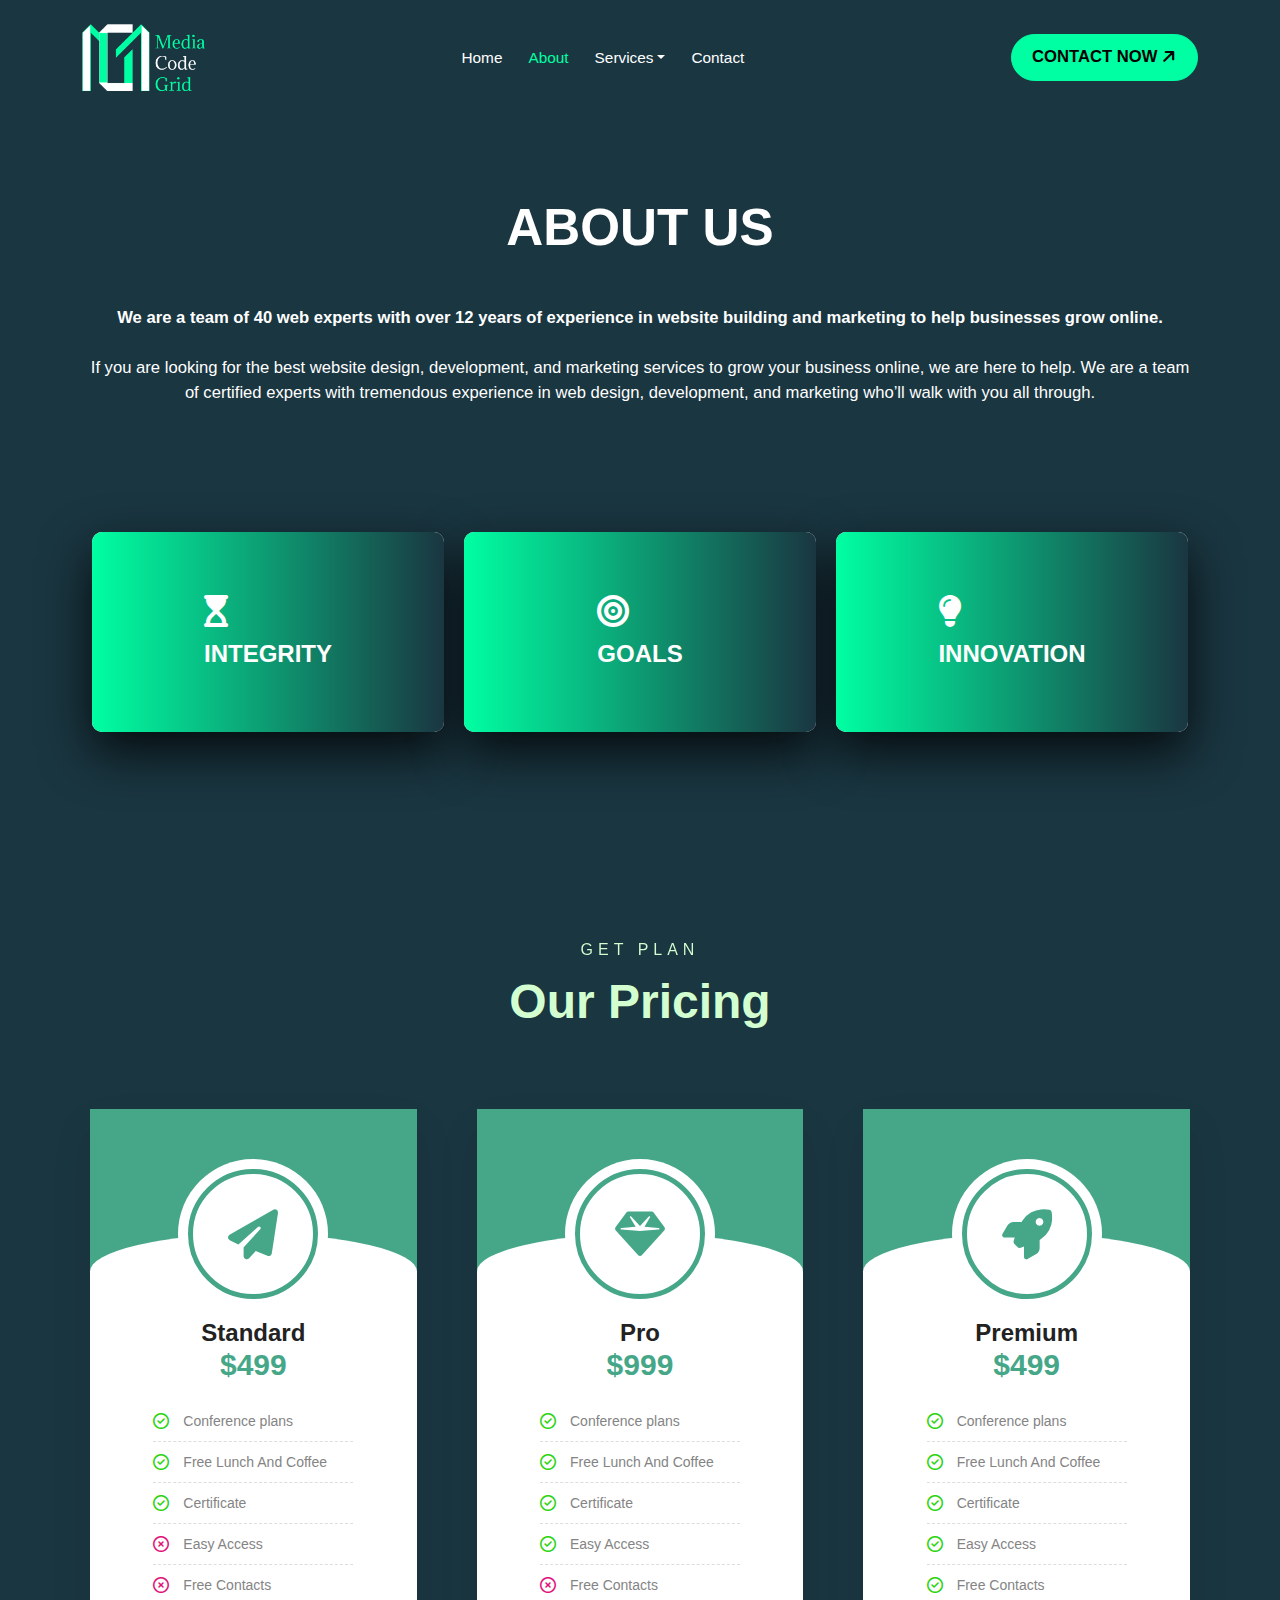
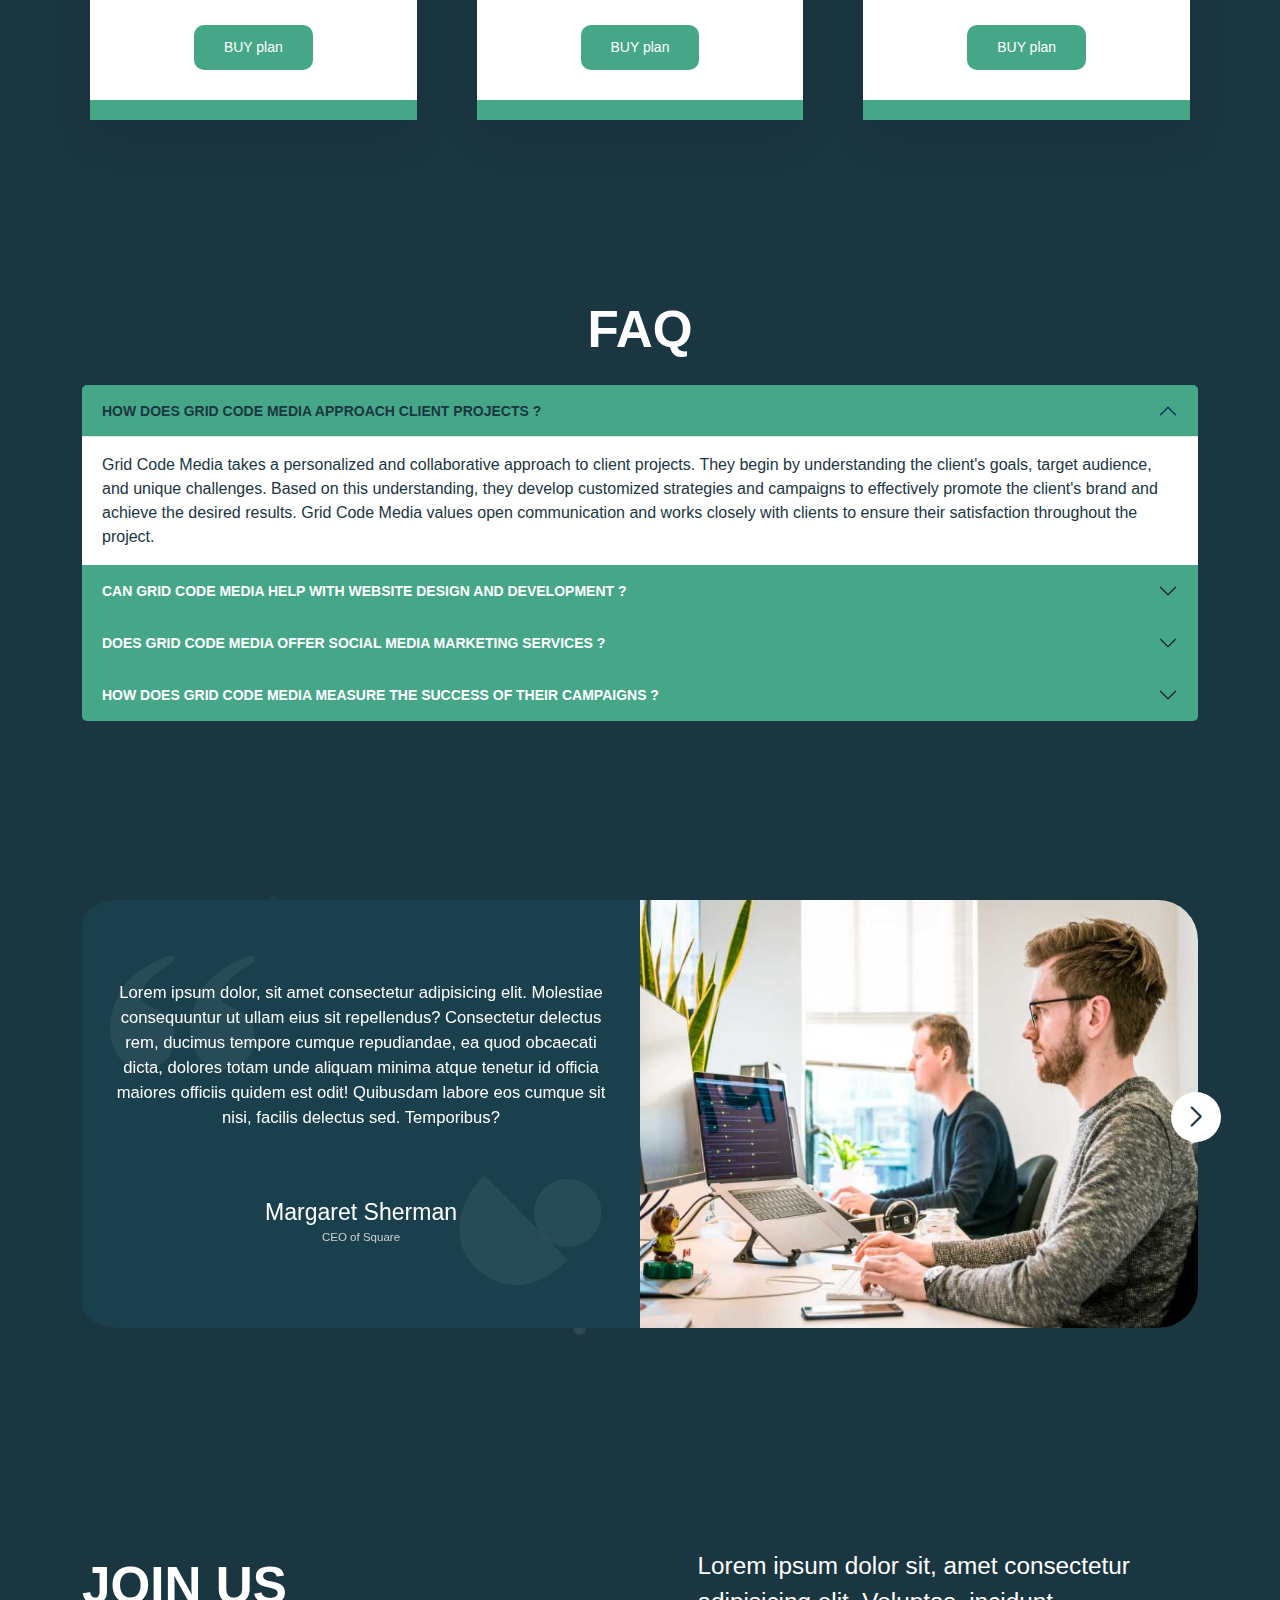
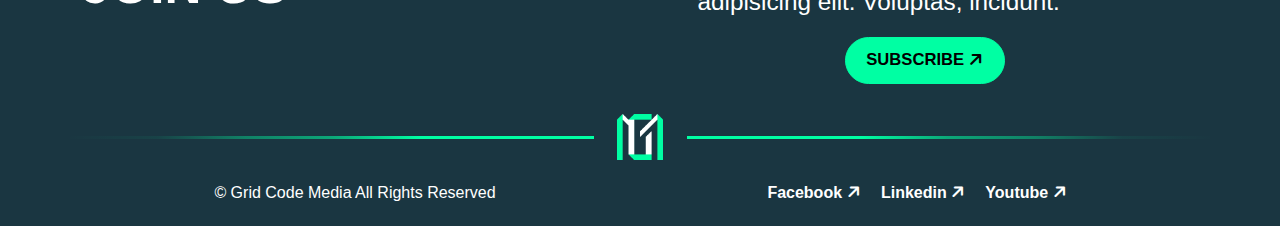
<file: about.html>
<!DOCTYPE html>
<html lang="en">

<head>
    <meta charset="UTF-8">
    <meta name="viewport" content="width=device-width, initial-scale=1.0">

    <link rel="icon" type="image/x-icon" href="./assets/images/Group-8.png">
    <title>Web Development</title>

    <!-- bootstrap stylesheet -->
    <link href="https://cdn.jsdelivr.net/npm/bootstrap@5.3.0/dist/css/bootstrap.min.css" rel="stylesheet"
        integrity="sha384-9ndCyUaIbzAi2FUVXJi0CjmCapSmO7SnpJef0486qhLnuZ2cdeRhO02iuK6FUUVM" crossorigin="anonymous">

    <!-- fontawasome stylesheet -->
    <link rel="stylesheet" href="https://cdnjs.cloudflare.com/ajax/libs/font-awesome/6.4.0/css/all.min.css"
        integrity="sha512-iecdLmaskl7CVkqkXNQ/ZH/XLlvWZOJyj7Yy7tcenmpD1ypASozpmT/E0iPtmFIB46ZmdtAc9eNBvH0H/ZpiBw=="
        crossorigin="anonymous" referrerpolicy="no-referrer" />

    <!-- Link Swiper's CSS -->
    <link rel="stylesheet" href="https://cdn.jsdelivr.net/npm/swiper@9/swiper-bundle.min.css" />

    <link rel="stylesheet" href="./css/style.css">
    <link rel="stylesheet" href="./css/nstyle.css">
    <link rel="stylesheet" href="./css/pstyle.css">
</head>

<body>
    <header class="position-absolute top-0 end-0 pt-3">
        <nav class="navbar navbar-expand-lg">
            <div class="container">
                <a href="index.html" class="headerlogo-link"><img src="assets/images/Group-9-1.png" alt=""
                        class="img-fluid gcm-logo"></a>
                <button class="navbar-toggler" type="button" data-bs-toggle="collapse" data-bs-target="#navbarNav"
                    aria-controls="navbarNav" aria-expanded="false" aria-label="Toggle navigation">
                    <span class="navbar-toggler-icon"></span>
                </button>
                <div class="collapse navbar-collapse justify-content-center" id="navbarNav">
                    <ul class="navbar-nav">
                        <li class="nav-item">
                            <a class="nav-link " aria-current="page" href="./index.html">Home</a>
                        </li>
                        <li class="nav-item">
                            <a class="nav-link active" href="./about.html">About</a>
                        </li>
                        <li class="nav-item main-menu-dropdown">
                            <a class="nav-link dropdown-toggle" href="./services.html">Services</a>
                            <ul class="dropdown-menu">
                                <li class="nav-item sub-menu-dropdown">
                                    <a class="nav-link dropdown-toggle" href="./web-development.html">Web
                                        Development</a>
                                    <ul class="dropdown-sub-menu">
                                        <li class="nav-item">
                                            <a class="nav-link" href="./portfolio.html">Portfolio Websites</a>
                                        </li>
                                        <li class="nav-item">
                                            <a class="nav-link" href="./e-commerce.html">E-Commerce Websites</a>
                                        </li>
                                        <li class="nav-item">
                                            <a class="nav-link" href="./informational.html">Informational Websites</a>
                                        </li>
                                        <li class="nav-item pb-0 mb-0">
                                            <a class="nav-link" href="./social-networking.html">Social Networking
                                                Websites</a>
                                        </li>
                                        <li class="nav-item pb-0 mb-0">
                                            <a class="nav-link" href="./educational.html">Educational Websites</a>
                                        </li>
                                        <li class="nav-item pb-0 mb-0">
                                            <a class="nav-link" href="./personal-websites.html">Personal Websites</a>
                                        </li>
                                        <li class="nav-item pb-0 mb-0">
                                            <a class="nav-link" href="./web-application.html">Web Application</a>
                                        </li>
                                    </ul>
                                </li>
                                <li class="nav-item">
                                    <a class="nav-link" href="./digital-marketing.html">Digital Marketing</a>
                                </li>
                                <li class="nav-item">
                                    <a class="nav-link" href="./content-writing.html">Content Writing</a>
                                </li>
                                <li class="nav-item pb-0 mb-0">
                                    <a class="nav-link" href="./ui-ux-design.html">UI/UX Design</a>
                                </li>
                            </ul>
                        </li>
                        <li class="nav-item">
                            <a class="nav-link" href="./contact.html">Contact</a>
                        </li>
                    </ul>
                </div>
                <a href="tel:+971561507102" class="header-contact-button">
                    <button class="gcm-btn text-uppercase ">Contact now
                        <i class="fa-solid fa-arrow-right fa-rotate-by"></i>
                    </button>
                </a>
            </div>
        </nav>
    </header>


    <section class="about-section-main">
        <div class="container-fluid pt-1">
            <div class="container mt-3">
                <div class="row">
                    <div class="col-sm-12">
                        <h1 class="sections-main-heading text-center mb-5">ABOUT US</h1>
                    </div>
                    <div class="col-sm-12">
                        <p class="text-font text-center">
                            <b>We are a team of 40 web experts with over 12 years of experience in website building and
                                marketing to help businesses grow online.</b><br><br>

                            If you are looking for the best website design, development, and marketing services to grow
                            your business online, we are here to help. We are a team of certified experts with
                            tremendous experience in web design, development, and marketing who’ll walk with you all
                            through.
                        </p>
                    </div>

                    <div class="container-2 d-flex justify-content-between flex-wrap ">
                        <div class="card col-sm-4 d-flex justify-content-center">
                            <div class="face face1 card-1-face-1">
                                <div class="content">
                                    <i class="fa-solid fa-hourglass-start text-white fa-2x"></i>
                                    <h3 class="fw-bold">Integrity</h3>
                                </div>
                            </div>
                            <div class="face face2">
                                <div class="content">
                                    <p>We believe in transparency and open communication. We are dedicated to providing
                                        clear and honest information about our services, pricing, and policies.</p>
                                    <button class="btn">Read More</button>
                                </div>
                            </div>
                        </div>
                        <div class="card col-sm-4 d-flex justify-content-center">
                            <div class="face face1 card-1-face-2">
                                <div class="content">
                                    <i class="fa-solid fa-bullseye text-white fa-2x fa-icons"></i>
                                    <h3 class="fw-bold">Goals</h3>
                                </div>
                            </div>
                            <div class="face face2">
                                <div class="content">
                                    <p>We are committed to leveraging technology and innovative solutions to achieve
                                        objectives.</p>
                                    <button class="btn">Read More</button>
                                </div>
                            </div>
                        </div>
                        <div class="card col-sm-4 d-flex justify-content-center">
                            <div class="face face1 card-1-face-3">
                                <div class="content">
                                    <i class="fa-solid fa-lightbulb text-white fa-2x"></i>
                                    <h3 class="fw-bold">Innovation</h3>
                                </div>
                            </div>
                            <div class="face face2">
                                <div class="content">
                                    <p> We believe that innovation holds the key to transforming education and unlocking
                                        new possibilities for learners and educators. </p>
                                    <button class="btn">Read More</button>
                                </div>
                            </div>
                        </div>
                    </div>

                </div>
            </div>
        </div>

    </section>


    <!-- pricing section -->

    <section class="section-pricing">
        <section class="pricing-section">
            <div class="container">
                <div class="sec-title text-center">
                    <span class="title">Get plan</span>
                    <h2>Our Pricing</h2>
                </div>

                <div class="outer-box">
                    <div class="row">
                        <!-- Pricing Block -->
                        <div class="pricing-block col-lg-4 col-md-6 col-sm-12 wow fadeInUp">
                            <div class="inner-box">
                                <div class="icon-box">
                                    <div class="icon-outer"><i class="fas fa-paper-plane"></i></div>
                                </div>
                                <div class="price-box">
                                    <div class="title"> Standard</div>
                                    <h4 class="price">$499</h4>
                                </div>
                                <ul class="features">
                                    <li class="true">Conference plans</li>
                                    <li class="true">Free Lunch And Coffee</li>
                                    <li class="true">Certificate</li>
                                    <li class="false">Easy Access</li>
                                    <li class="false">Free Contacts</li>
                                </ul>
                                <div class="btn-box">
                                    <a href="https://codepen.io/anupkumar92" class="theme-btn">BUY plan</a>
                                </div>
                            </div>
                        </div>

                        <!-- Pricing Block -->
                        <div class="pricing-block col-lg-4 col-md-6 col-sm-12 wow fadeInUp" data-wow-delay="400ms">
                            <div class="inner-box">
                                <div class="icon-box">
                                    <div class="icon-outer"><i class="fas fa-gem"></i></div>
                                </div>
                                <div class="price-box">
                                    <div class="title">Pro</div>
                                    <h4 class="price">$999</h4>
                                </div>
                                <ul class="features">
                                    <li class="true">Conference plans</li>
                                    <li class="true">Free Lunch And Coffee</li>
                                    <li class="true">Certificate</li>
                                    <li class="true">Easy Access</li>
                                    <li class="false">Free Contacts</li>
                                </ul>
                                <div class="btn-box">
                                    <a href="https://codepen.io/anupkumar92" class="theme-btn">BUY plan</a>
                                </div>
                            </div>
                        </div>

                        <!-- Pricing Block -->
                        <div class="pricing-block col-lg-4 col-md-6 col-sm-12 wow fadeInUp" data-wow-delay="800ms">
                            <div class="inner-box">
                                <div class="icon-box">
                                    <div class="icon-outer"><i class="fas fa-rocket"></i></div>
                                </div>
                                <div class="price-box">
                                    <div class="title">Premium</div>
                                    <h4 class="price">$499</h4>
                                </div>
                                <ul class="features">
                                    <li class="true">Conference plans</li>
                                    <li class="true">Free Lunch And Coffee</li>
                                    <li class="true">Certificate</li>
                                    <li class="true">Easy Access</li>
                                    <li class="true">Free Contacts</li>
                                </ul>
                                <div class="btn-box">
                                    <a href="https://codepen.io/anupkumar92" class="theme-btn">BUY plan</a>
                                </div>
                            </div>
                        </div>
                    </div>
                </div>
            </div>
        </section>
    </section>



    <!-- FAQ -->

    <section class="section-faq">
        <div class="container-fluid pt-1">
            <div class="container mt-5">
                <div class="row">
                    <div class="col-sm-12">
                        <p class="text-center sections-main-heading">FAQ</p>
                    </div>
                    <div class="accordion" id="accordionExample">
                        <div class="accordion-item">
                            <h2 class="accordion-header" id="headingOne">
                                <button class="accordion-button" type="button" data-bs-toggle="collapse"
                                    data-bs-target="#collapseOne" aria-expanded="true" aria-controls="collapseOne">
                                    How does Grid Code Media approach client projects ?
                                </button>
                            </h2>
                            <div id="collapseOne" class="accordion-collapse collapse show" aria-labelledby="headingOne"
                                data-bs-parent="#accordionExample">
                                <div class="accordion-body">
                                    Grid Code Media takes a personalized and collaborative approach to client projects.
                                    They begin by understanding the client's goals, target audience, and unique
                                    challenges. Based on this understanding, they develop customized strategies and
                                    campaigns to effectively promote the client's brand and achieve the desired results.
                                    Grid Code Media values open communication and works closely with clients to ensure
                                    their satisfaction throughout the project.
                                </div>
                            </div>
                        </div>
                        <div class="accordion-item">
                            <h2 class="accordion-header" id="headingTwo">
                                <button class="accordion-button collapsed" type="button" data-bs-toggle="collapse"
                                    data-bs-target="#collapseTwo" aria-expanded="false" aria-controls="collapseTwo">
                                    Can Grid Code Media help with website design and development ?
                                </button>
                            </h2>
                            <div id="collapseTwo" class="accordion-collapse collapse" aria-labelledby="headingTwo"
                                data-bs-parent="#accordionExample">
                                <div class="accordion-body">
                                    Yes, Grid Code Media provides website design and development services. They can
                                    create modern, user-friendly, and responsive websites that align with the client's
                                    branding and business objectives. They have expertise in various platforms and
                                    technologies to build websites tailored to the client's needs.
                                </div>
                            </div>
                        </div>
                        <div class="accordion-item">
                            <h2 class="accordion-header" id="headingThree">
                                <button class="accordion-button collapsed" type="button" data-bs-toggle="collapse"
                                    data-bs-target="#collapseThree" aria-expanded="false" aria-controls="collapseThree">
                                    Does Grid Code Media offer social media marketing services ?
                                </button>
                            </h2>
                            <div id="collapseThree" class="accordion-collapse collapse" aria-labelledby="headingThree"
                                data-bs-parent="#accordionExample">
                                <div class="accordion-body">
                                    Yes, Grid Code Media offers social media marketing services. They can help clients
                                    leverage popular social media platforms such as Facebook, Instagram, Twitter,
                                    LinkedIn, and YouTube to reach and engage their target audience. They develop
                                    effective social media strategies, create compelling content, manage social media
                                    advertising campaigns, and analyze performance to optimize results
                                </div>
                            </div>
                        </div>
                        <div class="accordion-item">
                            <h2 class="accordion-header" id="headingThree">
                                <button class="accordion-button collapsed" type="button" data-bs-toggle="collapse"
                                    data-bs-target="#collapseFour" aria-expanded="false" aria-controls="collapseThree">
                                    How does Grid Code Media measure the success of their campaigns ?
                                </button>
                            </h2>
                            <div id="collapseFour" class="accordion-collapse collapse" aria-labelledby="headingFour"
                                data-bs-parent="#accordionExample">
                                <div class="accordion-body">
                                    Grid Code Media uses various analytics tools and metrics to measure the success of
                                    their campaigns. They track key performance indicators (KPIs) such as website
                                    traffic, conversions, click-through rates, engagement metrics, and more. By
                                    analyzing these data points, they can evaluate the effectiveness of their strategies
                                    and make data-driven adjustments to optimize campaign performance.
                                </div>
                            </div>
                        </div>
                    </div>
                </div>

            </div>
        </div>
    </section>




    <!-- =======testimonial section ====== -->

    <section class="testimonial-section">
        <div class="container  ">
            <div class="row">
                <div class="col-sm-12  d-flex flex-wrap  position-relative">
                    <div class="col-sm-6 testimonial-slider-container testimonial-slider-content swiper mySwiperslide">


                        <svg class="dbl-qoute-testimonial" version="1.0" xmlns="http://www.w3.org/2000/svg"
                            viewBox="0 0 2000.000000 1500.000000" preserveAspectRatio="xMidYMid meet">

                            <g transform="translate(0.000000,1500.000000) scale(0.100000,-0.100000)" fill="#ffffff10"
                                stroke="none">
                                <path d="M8495 13965 c-820 -138 -2412 -930 -3630 -1805 -940 -675 -1494
                                        -1230 -2020 -2025 -1170 -1766 -1740 -4004 -1484 -5825 140 -995 498 -1839
                                        1085 -2555 271 -331 723 -680 1184 -914 585 -298 1196 -436 1845 -418 243 7
                                        418 26 635 69 625 124 1200 399 1670 797 543 462 926 1074 1103 1766 126 490
                                        145 948 71 1745 -58 639 -190 1070 -443 1456 -386 591 -1015 1055 -2111 1559
                                        -305 141 -434 204 -600 298 -515 290 -800 579 -892 902 -19 67 -23 102 -22
                                        220 1 118 5 155 28 239 112 413 411 843 1175 1686 232 256 258 282 406 406
                                        354 295 635 493 1368 964 586 376 798 531 968 706 80 83 154 189 183 264 42
                                        107 38 227 -12 334 -56 120 -112 147 -306 145 -67 -1 -157 -7 -201 -14z" />
                                <path d="M18205 13930 c-742 -67 -2352 -836 -3629 -1732 -1026 -720 -1596
                                        -1283 -2151 -2123 -836 -1266 -1363 -2748 -1511 -4250 -21 -217 -30 -860 -15
                                        -1092 76 -1170 445 -2174 1096 -2983 135 -167 193 -228 339 -357 528 -463
                                        1096 -763 1739 -918 937 -226 1945 -81 2768 396 595 345 1057 829 1363 1429
                                        280 549 410 1190 376 1853 -35 693 -80 1047 -175 1377 -214 746 -726 1315
                                        -1665 1855 -182 105 -469 250 -730 369 -668 306 -1003 513 -1256 777 -124 131
                                        -206 264 -254 414 -31 99 -39 290 -16 406 83 413 373 849 1104 1664 276 307
                                        387 417 572 566 311 252 593 451 1113 785 664 427 843 550 1028 710 283 244
                                        379 455 305 667 -44 124 -97 169 -223 187 -37 5 -75 9 -83 8 -8 0 -51 -4 -95
                                        -8z" />
                            </g>
                        </svg>

                        <svg class="half-cir-svg-testimonial" viewBox="0 0 496 401" fill="none"
                            xmlns="http://www.w3.org/2000/svg">
                            <path
                                d="M396.469 251.046C294.33 354.351 190.448 342.579 119.195 270.512C47.9431 198.446 66.3781 82.8178 148.26 0.000425484C240.068 92.8576 352.835 206.914 241.618 94.4257C360.469 214.635 396.47 251.045 396.469 251.046Z"
                                fill="#ffffff10" />
                            <ellipse cx="395.928" cy="112.158" rx="100.072" ry="101.215" fill="#ffffff10" />
                        </svg>

                        <div class="col-sm-12  responsive text-white swiper-wrapper ">
                            <div
                                class="responsive swiper-slide d-flex flex-column justify-content-center align-items-center sixth-section px-3">
                                <p class="sixth-section-text text-font">Lorem ipsum dolor, sit amet consectetur
                                    adipisicing
                                    elit.
                                    Molestiae consequuntur ut ullam eius sit repellendus? Consectetur delectus rem,
                                    ducimus
                                    tempore cumque repudiandae, ea quod obcaecati dicta, dolores totam unde aliquam
                                    minima
                                    atque
                                    tenetur id officia maiores officiis quidem est odit! Quibusdam labore eos cumque
                                    sit
                                    nisi,
                                    facilis delectus sed. Temporibus?</p>

                                <p class=" pt-5 mb-0 content testimonial-profile-name">Margaret Sherman</p>
                                <small class="mb-0 testimonial-profile-post">CEO of Square</small>
                            </div>
                            <div
                                class="responsive swiper-slide d-flex flex-column justify-content-center align-items-center sixth-section px-3">
                                <p class="sixth-section-text text-font">Lorem ipsum dolor sit amet consectetur
                                    adipisicing
                                    elit. Esse, impedit consectetur! Doloremque, animi quis sint, quidem labore
                                    cumque perspiciatis, iure amet sunt quae obcaecati ratione. Officiis odio nulla
                                    provident perferendis.</p>

                                <p class=" pt-5 mb-0 content testimonial-profile-name">Helena</p>
                                <small class="mb-0 testimonial-profile-post">Manager at XYZ</small>
                            </div>
                            <div
                                class="responsive swiper-slide d-flex flex-column justify-content-center align-items-center sixth-section px-3">
                                <p class="sixth-section-text text-font">Lorem, ipsum dolor sit amet consectetur
                                    adipisicing
                                    elit. Tempora tempore nobis, voluptatum dicta, ipsam doloribus sequi
                                    necessitatibus quo quae amet possimus labore? Inventore voluptatibus laboriosam
                                    veniam tempore praesentium dolorum sed reiciendis ex, cum, consequatur fugiat!
                                </p>

                                <p class=" pt-5 mb-0 content testimonial-profile-name">Martin</p>
                                <small class="mb-0 testimonial-profile-post">CEO at Marketingexpert</small>
                            </div>
                            <div
                                class="responsive swiper-slide d-flex flex-column justify-content-center align-items-center sixth-section px-3">
                                <p class="sixth-section-text text-font">Lorem ipsum dolor sit amet consectetur
                                    adipisicing
                                    elit. Exercitationem, veritatis? Excepturi voluptatem neque velit! Enim
                                    laudantium amet corrupti nam sunt, tempore quo beatae fuga, quaerat laboriosam
                                    quidem impedit. Ut inventore nulla laboriosam voluptatum. Placeat facilis nihil,
                                    inventore repellat impedit tenetur.</p>

                                <p class=" pt-5 mb-0 content testimonial-profile-name">Jitendra</p>
                                <small class="mb-0 testimonial-profile-post">Designer</small>
                            </div>
                        </div>

                    </div>
                    <div class="swiper-button-next"></div>
                    <!-- <div class="swiper-button-prev"></div> -->

                    <div class="col-sm-6 testimonial-slider-container swiper mySwiper">
                        <div class="col-sm-12 sixth-section-box m-0 swiper-wrapper">
                            <img src="./assets/images/cta-img.jpg"
                                class="sixth-section-image img-fluid  img-responsive swiper-slide" alt="">
                            <img src="./assets/images/cta-img.jpg"
                                class="sixth-section-image img-fluid  img-responsive swiper-slide" alt="">
                            <img src="./assets/images/cta-img.jpg"
                                class="sixth-section-image img-fluid  img-responsive swiper-slide" alt="">
                            <img src="./assets/images/cta-img.jpg"
                                class="sixth-section-image img-fluid  img-responsive swiper-slide" alt="">
                        </div>

                    </div>

                </div>
            </div>

        </div>
    </section>




    <!-- <section class="section-core-values">
        <div class="container">
            <div class="row content-heading justify-content-center">CORE VALUES</div>
            <div class="row mt-3 justify-content-between">
                <div class="col-sm-2 section-core-values-col">
                    <div class="section-core-values-value-circles">
                        <div class="values-outer-circle">
                            <div id="values-inner-circle-1">
                                <div class="values-logo-circle">
                                    <div class="values-logo">
                                        <i class="fa-solid fa-hourglass-start"></i>
                                    </div>
                                </div>
                            </div>
                        </div>
                    </div>
                </div>
                <div class="col-sm-2 section-core-values-col">
                    <div class="section-core-values-value-circles">
                        <div class="values-outer-circle">
                            <div id="values-inner-circle-2">
                                <div class="values-logo-circle">
                                    <div class="values-logo">
                                        <i class="fa-solid fa-bullseye"></i>
                                    </div>
                                </div>
                            </div>
                        </div>
                    </div>
                </div>
                <div class="col-sm-2 section-core-values-col">
                    <div class="section-core-values-value-circles">
                        <div class="values-outer-circle">
                            <div id="values-inner-circle-3">
                                <div class="values-logo-circle">
                                    <div class="values-logo">
                                        <i class="fa-solid fa-lightbulb"></i>
                                    </div>
                                </div>
                            </div>
                        </div>
                    </div>
                </div>
                <div class="col-sm-2 section-core-values-col">
                    <div class="section-core-values-value-circles">
                        <div class="values-outer-circle">
                            <div id="values-inner-circle-4">
                                <div class="values-logo-circle">
                                    <div class="values-logo">
                                        <i class="fa-solid fa-trophy"></i>
                                    </div>
                                </div>
                            </div>
                        </div>
                    </div>
                </div>
                <div class="col-sm-2 section-core-values-col">
                    <div class="section-core-values-value-circles">
                        <div class="values-outer-circle">
                            <div id="values-inner-circle-5">
                                <div class="values-logo-circle">
                                    <div class="values-logo">
                                        <i class="fa-solid fa-flag-checkered"></i>
                                    </div>
                                </div>
                            </div>
                        </div>
                    </div>
                </div>
            </div>

            <div class="row justify-content-between">
                <div class="col-sm-2 d-flex justify-content-center">
                    <div class="caret-down-icon">
                        <i class="fa-solid fa-caret-down"></i>
                    </div>
                </div>
                <div class="col-sm-2 d-flex justify-content-center">
                    <div class="caret-down-icon">
                        <i class="fa-solid fa-caret-down"></i>
                    </div>
                </div>
                <div class="col-sm-2 d-flex justify-content-center">
                    <div class="caret-down-icon">
                        <i class="fa-solid fa-caret-down"></i>
                    </div>
                </div>
                <div class="col-sm-2 d-flex justify-content-center">
                    <div class="caret-down-icon">
                        <i class="fa-solid fa-caret-down"></i>
                    </div>
                </div>
                <div class="col-sm-2 d-flex justify-content-center">
                    <div class="caret-down-icon">
                        <i class="fa-solid fa-caret-down"></i>
                    </div>
                </div>
            </div>

            <div class="row justify-content-between mt-3">
                <div class="col-sm-2 d-flex justify-content-center">
                    <div class="small-outer-circle">
                        <div id="small-inner-circle-1" class="small-inner-circle"> </div>
                    </div>
                </div>
                <div class="col-sm-2 d-flex justify-content-center">
                    <div class="small-outer-circle">
                        <div id="small-inner-circle-2" class="small-inner-circle"> </div>
                    </div>
                </div>
                <div class="col-sm-2 d-flex justify-content-center">
                    <div class="small-outer-circle">
                        <div id="small-inner-circle-3" class="small-inner-circle"> </div>
                    </div>
                </div>
                <div class="col-sm-2 d-flex justify-content-center">
                    <div class="small-outer-circle">
                        <div id="small-inner-circle-4" class="small-inner-circle"> </div>
                    </div>
                </div>
                <div class="col-sm-2 d-flex justify-content-center">
                    <div class="small-outer-circle">
                        <div id="small-inner-circle-5" class="small-inner-circle"> </div>
                    </div>
                </div>
            </div>

            <div class="row position-relative">
                <div class="dotted-line-for-circle"></div>
            </div>

            <div class="row justify-content-between">
                <div class="col-sm-2 d-flex justify-content-center value-heading">
                    INTEGRITY
                </div>
                <div class="col-sm-2 d-flex justify-content-center value-heading">
                    GOALS
                </div>
                <div class="col-sm-2 d-flex justify-content-center value-heading">
                    INNOVATION
                </div>
                <div class="col-sm-2 d-flex justify-content-center value-heading">
                    QUALITY
                </div>
                <div class="col-sm-2 d-flex justify-content-center value-heading">
                    EXCELLENCE
                </div>
            </div>

            <div class="row justify-content-between">
                <div class="col-sm-2 d-flex justify-content-center value-description">
                    Lorem ipsum dolor sit amet, consectetur adipisicing elit. Numquam explicabo beatae aspernatur at,
                    quidem autem exercitationem magnam blanditiis similique unde. Reiciendis pariatur impedit omnis eos
                    voluptatum consequuntur, atque illum rerum.
                </div>
                <div class="col-sm-2 d-flex justify-content-center value-description">
                    Lorem ipsum dolor sit amet, consectetur adipisicing elit. Numquam explicabo beatae aspernatur at,
                    quidem autem exercitationem magnam blanditiis similique unde. Reiciendis pariatur impedit omnis eos
                    voluptatum consequuntur, atque illum rerum.
                </div>
                <div class="col-sm-2 d-flex justify-content-center value-description">
                    Lorem ipsum dolor sit amet, consectetur adipisicing elit. Numquam explicabo beatae aspernatur at,
                    quidem autem exercitationem magnam blanditiis similique unde. Reiciendis pariatur impedit omnis eos
                    voluptatum consequuntur, atque illum rerum.
                </div>
                <div class="col-sm-2 d-flex justify-content-center value-description">
                    Lorem ipsum dolor sit amet, consectetur adipisicing elit. Numquam explicabo beatae aspernatur at,
                    quidem autem exercitationem magnam blanditiis similique unde. Reiciendis pariatur impedit omnis eos
                    voluptatum consequuntur, atque illum rerum.
                </div>
                <div class="col-sm-2 d-flex justify-content-center value-description">
                    Lorem ipsum dolor sit amet, consectetur adipisicing elit. Numquam explicabo beatae aspernatur at,
                    quidem autem exercitationem magnam blanditiis similique unde. Reiciendis pariatur impedit omnis eos
                    voluptatum consequuntur, atque illum rerum.
                </div>

            </div>

        </div>

    </section> -->


    <!-- ===footer=== -->
    <footer>
        <div class="container">
            <div class="row justify-content-between footer-info-content">
                <div class="col-sm-6 col-12">
                    <p class="sections-main-heading ftr-heading">JOIN US</p>
                </div>
                <div class="col-sm-6  col-12">
                    <div
                        class="col-md-10 col-sm-12 mx-auto d-flex justify-content-center align-items-center flex-column">
                        <p class="sections-sub-heading ftr-sub-heading">Lorem ipsum dolor sit, amet consectetur
                            adipisicing
                            elit. Voluptas, incidunt.</p>
                        <a href="./contact.html">
                            <button class="gcm-btn text-uppercase">Subscribe
                                <i class="fa-solid fa-arrow-right fa-rotate-by"></i>
                            </button>
                        </a>
                    </div>

                </div>
            </div>

            <div class="row ftr-gcm-logo-container">
                <div class="col-sm-12 col-12 d-flex align-items-center justify-content-center">
                    <div
                        class="col-sm-1 col-3 mx-auto ftr-gcm-logo-wrapper d-flex justify-content-center align-items-center">
                        <img class="ftr-gcm-logo" src="./assets/images/Group-8.png" alt="grid code media">
                    </div>
                </div>
            </div>

            <div class="row justify-content-between footer-copyright-content">
                <div class="col-sm-6 col-12 my-2 text-center">&#169 Grid Code Media All Rights Reserved</div>
                <div class="col-sm-6 col-12 my-2 fw-bold text-center">
                    <a href="https://www.facebook.com/people/GRID-CODE-MEDIA/100089130134790/"
                        class="footer-social-connect">
                        <span>Facebook <span><i class="fa-solid fa-arrow-right me-3 fa-rotate-by"
                                    style="--fa-rotate-angle: -45deg"></i></span></span>
                    </a>
                    <a href="https://www.linkedin.com/company/grid-code-media/about/?viewAsMember=true"
                        class="footer-social-connect">
                        <span>Linkedin <span>
                                <i class="fa-solid fa-arrow-right me-3 fa-rotate-by"
                                    style="--fa-rotate-angle: -45deg"></i>
                            </span></span>
                    </a>
                    <a href="https://www.youtube.com/@gridcodemedia" class="footer-social-connect">
                        <span>Youtube<span>
                                <i class="fa-solid fa-arrow-right me-3 fa-rotate-by"
                                    style="--fa-rotate-angle: -45deg"></i>
                            </span></span>
                    </a>
                </div>
            </div>
        </div>
    </footer>



    <script src="https://cdn.jsdelivr.net/npm/bootstrap@5.3.0/dist/js/bootstrap.bundle.min.js"
        integrity="sha384-geWF76RCwLtnZ8qwWowPQNguL3RmwHVBC9FhGdlKrxdiJJigb/j/68SIy3Te4Bkz"
        crossorigin="anonymous"></script>
</body>

</html>
</file>
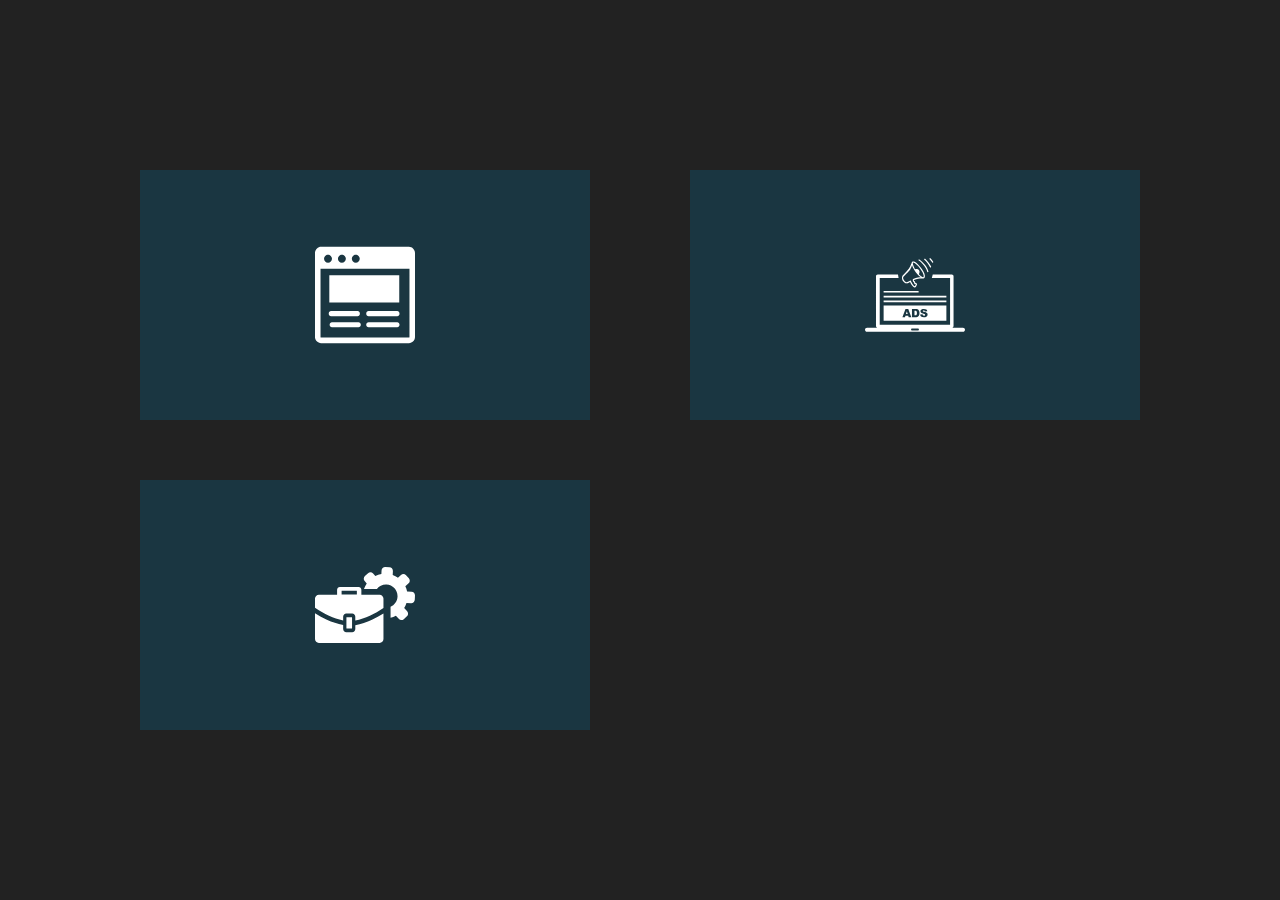
<file: testing.html>
<!DOCTYPE html>
<html lang="en">

<head>
    <meta charset="UTF-8">
    <meta name="viewport" content="width=device-width, initial-scale=1.0">
    <title>Document</title>
</head>
<style>
    @import url('http://fonts.googleapis.com/css?family=Poppins:400,500,600,700,800,900&display=swap');

    * {
        margin: 0;
        padding: 0;
        box-sizing: border-box;
        font-family: 'Poppins', sans-serif;

    }

    :root {
        --background-color: #1a3641;
        --green-dark: #46a788;
        --green-light: #72caa5;
        --white: #fff;
        --secondary-text: #cdcdcd;
        --black: #000;
    }

    body {
        display: flex;
        justify-content: center;
        align-items: center;
        background: #222;
        min-height: 100vh;
        font-family: poppins;
    }

    .container-idea {
        position: relative;
        width: 1000px;
        display: flex;
        justify-content: space-between;
        flex-wrap: wrap;
        margin: 20px;
    }

    .container-idea .card {
        position: relative;
        height: 250px;
        background: var(--green-dark);
        display: flex;
        width: 45%;
        margin: 30px 0;
    }

    .container-idea .card .imgBx {
        position: absolute;
        top: 0;
        left: 0;
        height: 100%;
        background: var(--background-color);
        z-index: 1;
        display: flex;
        justify-content: center;
        align-items: center;
        overflow: hidden;
        transition: 0.5s ease-in-out;
        width: 100%;
    }

    .container-idea .card:hover .imgBx {
        width: 150px;
        height: 150px;
        left: -75px;
        top: calc(50% - 75px);
        transition: 0.5s ease-in-out;
        background: var(--green-light);
        border-radius: 5px;
    }

    .container-idea .card .imgBx:before {

        position: absolute;
        bottom: 0;
        left: 0;
        width: 100%;
        height: 100%;
        text-align: center;
        font-style: 6em;
        color: rgba(255, 255, 255, .05);
        font-weight: 700;
    }

    .container-idea .card .imgBx img {
        max-width: 100px;
        transition: 0.5s ease-in-out;

    }

    .container-idea .card:hover .imgBx img {
        max-width: 75px;
    }

    .container-idea .card .content {
        position: absolute;
        right: 0;
        width: calc(100% - 75px);
        height: 100%;
        padding: 20px;
        display: flex;
        justify-content: center;
        align-items: center;
    }

    .container-idea .card .content h3 {
        margin-bottom: 5px;
        font-size: 24px;
    }

    .container-idea .card .content a {
        display: inline-block;
        margin-top: 10px;
        padding: 5px 10px;
        background: #333;
        text-decoration: none;
        color: #fff;
        padding: 10px 15px 10px 15px;
        border-radius: 5px;
    }

    /* @media (max-width: 992px) {
        .container-idea {
            width: 100%;
            flex-direction: column;
            align-items: center;

        }

        .container-idea .card {
            width: 100%;
            height: 100%;
        }

    } */

    @media (max-width: 760px) {
        .container-idea .card {
            max-width: 300px;
            flex-direction: column;
        }

        .container-idea .card .imgBx,
        .container-idea .card:hover .imgBx {
            width: 100%;
            height: 200px;
            left: 0;
            top: calc(50% - 75px);
            transition: 0.5s ease-in-out;
        }

        .container-idea .card .imgBx img,
        .container-idea .card:hover .imgBx img {
            max-width: 100px
        }

        .container-idea .card .content {
            position: relative;
            width: 100%;
        }
    }
</style>

<body>

    <div class="container-idea">
        <div class="card">
            <div class="imgBx" data-taxt="Design">
                <svg height="100" width="100" version="1.1" id="Layer_1" xmlns="http://www.w3.org/2000/svg"
                    xmlns:xlink="http://www.w3.org/1999/xlink" x="0px" y="0px" viewBox="0 0 122.88 118.3"
                    style="enable-background:new 0 0 122.88 118.3," xml:space="preserve" fill="#fff">
                    <style type="text/css">
                        .st0 {
                            fill-rule: evenodd;
                            clip-rule: evenodd;
                        }
                    </style>
                    <g>
                        <path class="st0"
                            d="M7.51,0h107.85c2.05,0,3.93,0.85,5.29,2.21v0l0.01,0.01l0.01,0.01l0.01,0.01c1.36,1.37,2.2,3.24,2.2,5.29 v103.28c0,2.07-0.85,3.95-2.21,5.31c-1.36,1.36-3.24,2.21-5.31,2.21H7.51c-2.05,0-3.93-0.84-5.3-2.21l-0.01-0.01l-0.01-0.01 l-0.01-0.01c-1.36-1.37-2.2-3.24-2.2-5.29V7.51C0,5.44,0.84,3.56,2.2,2.2c0.08-0.08,0.16-0.16,0.25-0.23C3.79,0.75,5.57,0,7.51,0 L7.51,0z M65.79,98.75c-1.58,0-2.86-1.39-2.86-3.11c0-1.72,1.28-3.11,2.86-3.11h35.22c1.58,0,2.86,1.39,2.86,3.11 c0,1.72-1.28,3.11-2.86,3.11H65.79L65.79,98.75z M20.82,98.75c-1.56,0-2.83-1.39-2.83-3.11c0-1.72,1.27-3.11,2.83-3.11h32.65 c1.56,0,2.83,1.39,2.83,3.11c0,1.72-1.27,3.11-2.83,3.11H20.82L20.82,98.75z M19.69,85.16c-1.56,0-2.83-1.39-2.83-3.11 c0-1.72,1.27-3.11,2.83-3.11h32.65c1.56,0,2.83,1.39,2.83,3.11c0,1.72-1.27,3.11-2.83,3.11H19.69L19.69,85.16z M65.79,85.16 c-1.58,0-2.86-1.39-2.86-3.11c0-1.72,1.28-3.11,2.86-3.11h35.22c1.58,0,2.86,1.39,2.86,3.11c0,1.72-1.28,3.11-2.86,3.11H65.79 L65.79,85.16z M17.59,34.77h85.94v33.65H17.59V34.77L17.59,34.77z M116.09,26.93c-0.24,0.04-0.48,0.06-0.72,0.06H7.51 c-0.25,0-0.49-0.02-0.72-0.06v83.86c0,0.2,0.08,0.38,0.2,0.51l0,0l0.01,0.01c0.13,0.13,0.3,0.2,0.51,0.2h107.85 c0.19,0,0.37-0.08,0.51-0.22c0.13-0.13,0.22-0.31,0.22-0.51V26.93L116.09,26.93z M50.12,9.7c2.7,0,4.88,2.19,4.88,4.88 s-2.19,4.88-4.88,4.88s-4.88-2.19-4.88-4.88S47.43,9.7,50.12,9.7L50.12,9.7z M33.05,9.7c2.7,0,4.88,2.19,4.88,4.88 s-2.19,4.88-4.88,4.88c-2.7,0-4.88-2.19-4.88-4.88S30.36,9.7,33.05,9.7L33.05,9.7z M15.99,9.7c2.7,0,4.88,2.19,4.88,4.88 s-2.19,4.88-4.88,4.88c-2.7,0-4.88-2.19-4.88-4.88S13.29,9.7,15.99,9.7L15.99,9.7z" />
                    </g>
                </svg>

            </div>
            <div class="content">
                <div>
                    <h3>Website & App</h3>
                    <p>Your one-stop destination for a seamless online experience. Whether
                        you're
                        accessing our website or using our intuitive mobile app, we've got you covered.</p>
                    <a href="#">Read More</a>
                </div>
            </div>
        </div>
        <div class="card">
            <div class="imgBx" data-taxt="Code">
                <svg height="100" width="100" version="1.1" id="Layer_1" xmlns="http://www.w3.org/2000/svg"
                    xmlns:xlink="http://www.w3.org/1999/xlink" x="0px" y="0px" viewBox="0 0 122.88 90.55"
                    style="enable-background:new 0 0 122.88 90.55" xml:space="preserve" fill="#fff">
                    <style type="text/css">
                        .st0 {
                            fill-rule: evenodd;
                            clip-rule: evenodd;
                        }
                    </style>
                    <g>
                        <path class="st0"
                            d="M46.93,23.55c-0.13,0.58-0.07,1.25,0.14,1.93c0.09,0.3,0.21,0.59,0.35,0.88c0.14,0.3,0.31,0.59,0.51,0.87 c0.19,0.28,0.4,0.55,0.63,0.79c0.22,0.24,0.46,0.46,0.7,0.64l0.01,0.01c0.59,0.46,1.25,0.77,1.92,0.83 c0.87,0.08,2.15-0.62,2.91-1.13l0.17-0.11l0.02-0.01c0.3-0.2,0.6-0.38,0.89-0.57c0.17-0.1,0.37-0.13,0.55-0.09 c0.18,0.04,0.34,0.15,0.44,0.3c0.03,0.04,0.05,0.07,0.06,0.11l0.29,0.52l0.01,0.01c0.38,0.69,0.75,1.36,1.15,2.02 c0.38,0.64,0.76,1.23,1.15,1.75l0.01,0.01l0.04,0.06c0.04,0.06,0.1,0.14,0.17,0.23l0.01,0.01c0.24,0.32,0.48,0.66,0.73,0.96 c0.24,0.29,0.49,0.54,0.72,0.71v0c0.16,0.11,0.33,0.17,0.49,0.13c0.18-0.04,0.38-0.2,0.61-0.51c0.05-0.08,0.1-0.16,0.15-0.24 l0.15-0.23l0.01-0.01c0.15-0.23,0.3-0.46,0.41-0.7c0.08-0.17,0.14-0.35,0.16-0.54c-0.09-0.02-0.2-0.04-0.31-0.05l-0.01,0 c-0.8-0.1-1.58-0.19-1.84-1.73l0-0.01h0l-0.03-0.19l0,0c-0.03-0.2-0.05-0.35-0.07-0.44c-0.01-0.06-0.02-0.11-0.03-0.13l0,0.01 c0,0.01,0,0.01,0,0.01l0,0l0,0c-0.07-0.04-0.15-0.08-0.25-0.13l-0.09-0.04l-0.01,0v0c-0.26-0.13-0.47-0.31-0.63-0.54 c-0.18-0.24-0.3-0.52-0.38-0.82h0c-0.08-0.3-0.13-0.62-0.15-0.94c-0.02-0.37-0.01-0.73,0.03-1.04l0-0.01 c0.02-0.13,0.06-0.24,0.13-0.34l0.01-0.02c0.07-0.09,0.17-0.17,0.28-0.22c0.01,0,0.02-0.01,0.03-0.01c2.23-1,4.12-1.51,5.75-1.78 c1.36-0.22,2.55-0.26,3.62-0.27c-2.21-1.46-4.47-3.79-6.38-6.4c-1.96-2.67-3.54-5.63-4.31-8.22c-0.51,1.5-1.24,3.31-2.48,5.29 C53.93,16.42,47.3,21.93,46.93,23.55L46.93,23.55z M22.88,58.06H100v18.91H22.88V58.06L22.88,58.06z M53.15,70.88h-3.51l-0.5,1.65 h-3.16l3.77-10.02h3.39l3.76,10.02h-3.24L53.15,70.88L53.15,70.88z M52.5,68.71l-1.09-3.6l-1.1,3.6H52.5L52.5,68.71z M57.71,62.5 h4.6c0.91,0,1.64,0.12,2.2,0.37c0.56,0.25,1.02,0.6,1.39,1.06c0.36,0.46,0.63,1,0.79,1.61c0.17,0.61,0.25,1.26,0.25,1.94 c0,1.07-0.12,1.9-0.37,2.49c-0.24,0.59-0.58,1.08-1.02,1.48c-0.43,0.4-0.9,0.66-1.4,0.8c-0.68,0.18-1.29,0.27-1.85,0.27h-4.6V62.5 L57.71,62.5z M60.8,64.77v5.47h0.76c0.65,0,1.11-0.07,1.39-0.21c0.27-0.14,0.49-0.39,0.64-0.75c0.16-0.36,0.23-0.94,0.23-1.74 c0-1.06-0.17-1.79-0.52-2.18c-0.35-0.39-0.92-0.59-1.73-0.59H60.8L60.8,64.77z M67.81,69.21l2.94-0.18 c0.06,0.48,0.19,0.84,0.39,1.09c0.32,0.4,0.77,0.61,1.37,0.61c0.44,0,0.78-0.1,1.02-0.31c0.24-0.21,0.36-0.45,0.36-0.72 c0-0.26-0.11-0.49-0.34-0.7c-0.23-0.21-0.75-0.4-1.58-0.58c-1.36-0.3-2.32-0.71-2.9-1.22c-0.58-0.5-0.88-1.15-0.88-1.93 c0-0.51,0.15-1,0.45-1.46c0.3-0.46,0.75-0.82,1.35-1.08c0.6-0.26,1.42-0.39,2.46-0.39c1.28,0,2.26,0.24,2.93,0.72 c0.67,0.48,1.07,1.23,1.2,2.28l-2.91,0.17c-0.08-0.45-0.24-0.79-0.49-0.99c-0.25-0.21-0.59-0.31-1.03-0.31 c-0.36,0-0.63,0.08-0.81,0.23c-0.18,0.15-0.27,0.34-0.27,0.56c0,0.16,0.07,0.3,0.22,0.43c0.14,0.13,0.49,0.25,1.03,0.37 c1.35,0.29,2.32,0.59,2.9,0.89c0.59,0.3,1.01,0.67,1.28,1.11c0.27,0.44,0.4,0.94,0.4,1.48c0,0.64-0.18,1.23-0.53,1.78 c-0.36,0.54-0.85,0.95-1.49,1.23c-0.64,0.28-1.44,0.42-2.41,0.42c-1.7,0-2.88-0.33-3.54-0.98C68.27,71.06,67.9,70.22,67.81,69.21 L67.81,69.21z M22.88,40.26h42.99v2.05H22.88V40.26L22.88,40.26z M22.88,46.2H100v2.05H22.88V46.2L22.88,46.2z M22.88,52.13H100 v2.05H22.88V52.13L22.88,52.13z M2.54,85.48h12.59c-0.93-0.24-1.63-1.1-1.63-2.1V22.21c0-1.19,0.98-2.17,2.17-2.17h24.88l0.72,4.29 H18.1v57.55h86.43V24.33H82.13l1.1-4.29h23.41c1.2,0,2.17,0.98,2.17,2.17v61.16c0,1.01-0.69,1.86-1.63,2.1h13.16 c1.4,0,2.54,1.14,2.54,2.54c0,1.4-1.14,2.54-2.54,2.54H2.54c-1.4,0-2.54-1.14-2.54-2.54C0,86.62,1.14,85.48,2.54,85.48L2.54,85.48 L2.54,85.48z M57.87,86.43h7.14c0.67,0,1.22,0.55,1.22,1.22c0,0.67-0.55,1.22-1.22,1.22h-7.14c-0.67,0-1.22-0.55-1.22-1.22 C56.65,86.97,57.2,86.43,57.87,86.43L57.87,86.43L57.87,86.43z M66.03,2.98c-0.37-0.21-0.49-0.68-0.28-1.05 c0.21-0.37,0.68-0.49,1.05-0.28c2.04,1.18,4.65,3.69,6.85,6.58c1.96,2.57,3.6,5.47,4.25,8.02c0.1,0.41-0.14,0.83-0.56,0.94 c-0.41,0.1-0.83-0.14-0.94-0.56c-0.6-2.35-2.14-5.05-3.98-7.47C70.35,6.43,67.91,4.07,66.03,2.98L66.03,2.98z M79.37,1.29 c-0.29-0.31-0.27-0.8,0.05-1.09c0.31-0.29,0.8-0.27,1.09,0.05c0.58,0.63,1.15,1.29,1.71,1.99c0.54,0.68,1.06,1.38,1.56,2.1 c0.24,0.35,0.15,0.83-0.2,1.07c-0.35,0.24-0.83,0.15-1.07-0.2C82.02,4.52,81.52,3.84,81,3.19C80.47,2.53,79.92,1.89,79.37,1.29 L79.37,1.29z M72.88,2.03c-0.32-0.28-0.35-0.77-0.07-1.08c0.28-0.32,0.77-0.35,1.08-0.07c1.38,1.22,2.82,2.78,4.14,4.48 c1.24,1.6,2.36,3.33,3.21,5.02c0.19,0.38,0.04,0.84-0.34,1.03c-0.38,0.19-0.84,0.04-1.03-0.34c-0.8-1.59-1.87-3.24-3.05-4.77 C75.56,4.67,74.18,3.19,72.88,2.03L72.88,2.03z M61.5,13.57c0.74-0.3,1.48-0.43,2.2-0.35c2.03,0.22,3.5,1.82,3.33,3.9 c-0.06,0.79-0.34,1.65-0.84,2.6c0.41,0.4,0.85,0.8,1.33,1.2c0.68,0.59,1.36,1.1,2.05,1.53c0.62,0.39,1.25,0.7,1.87,0.93 c0.06-0.01,0.12-0.02,0.17-0.04c0.06-0.02,0.11-0.05,0.16-0.08c0.04-0.03,0.09-0.06,0.13-0.11c0.1-0.2,0.17-0.44,0.2-0.71 c0.03-0.3,0.03-0.63-0.02-0.99h0c-0.14-1.09-0.61-2.41-1.3-3.81c-0.76-1.54-1.79-3.17-2.94-4.73c-1.13-1.53-2.37-2.99-3.6-4.2 c-1.17-1.16-2.32-2.1-3.33-2.68L60.9,6.03c-0.37-0.21-0.72-0.37-1.03-0.46l-0.02-0.01c-0.27-0.08-0.51-0.11-0.71-0.08v0 c-0.05,0.01-0.08,0.01-0.11,0.02l-0.01,0.01l0,0l0,0C59,5.55,58.97,5.59,58.95,5.63c-0.01,0.02-0.03,0.05-0.05,0.09l-0.03,0.06 l0,0.02l0,0.01c-0.1,0.6,0,1.4,0.24,2.33c0.27,0.99,0.71,2.12,1.29,3.31C60.77,12.21,61.14,12.91,61.5,13.57L61.5,13.57z M60.19,29.64L60.19,29.64L60.19,29.64L60.19,29.64L60.19,29.64L60.19,29.64z M69.14,24.97L69.14,24.97h-0.02 c-2.24,0.02-5.04,0.05-9.01,1.76c0,0.15,0,0.31,0.01,0.47c0.01,0.19,0.04,0.37,0.09,0.53l0,0c0.04,0.12,0.08,0.22,0.13,0.3 c0.04,0.06,0.08,0.11,0.13,0.13l0.08,0.04l0.01,0l0.02,0.01l0,0c0.43,0.21,0.65,0.32,0.86,0.65l0,0.01 c0.16,0.26,0.21,0.54,0.29,1.05h0l0.01,0.05l0,0.01h0l0.03,0.19l0,0.01c0.08,0.44,0.32,0.47,0.56,0.5l0,0v0 c1.2,0.14,1.63,0.7,1.62,1.44c0,0.66-0.39,1.43-0.84,2.12v0c-0.05,0.08-0.1,0.16-0.14,0.22c-0.04,0.07-0.09,0.14-0.13,0.2 l-0.02,0.03c-0.01,0.01-0.01,0.02-0.02,0.03c-0.52,0.74-1.05,1.11-1.59,1.21c-0.55,0.1-1.07-0.08-1.58-0.43 c-0.64-0.45-1.2-1.19-1.72-1.89l-0.08-0.11l-0.08-0.11l0,0h0l-0.14-0.19l-0.01-0.02c-0.41-0.55-0.81-1.18-1.2-1.84 c-0.37-0.62-0.75-1.3-1.14-2l-0.01,0.01c-0.08,0.05-0.16,0.1-0.21,0.14l0,0l0,0l-0.28,0.19l-0.02,0.01 c-1.16,0.76-2.18,1.45-3.74,1.29c-0.95-0.09-1.86-0.52-2.66-1.15c-0.31-0.24-0.6-0.51-0.87-0.81c-0.28-0.3-0.53-0.62-0.77-0.96 c-0.23-0.34-0.43-0.69-0.61-1.05c-0.17-0.36-0.32-0.73-0.44-1.1l0-0.01c-0.28-0.93-0.36-1.88-0.16-2.71 c0.83-3.53,8.61-7.3,11.39-16.17l0-0.01c0.13-0.42,0.25-0.8,0.38-1.16l0,0c0.12-0.35,0.25-0.66,0.39-0.92l0.01-0.01 c0.07-0.13,0.13-0.23,0.2-0.32c0.08-0.1,0.17-0.19,0.28-0.27c0.11-0.08,0.23-0.14,0.36-0.19c0.13-0.04,0.27-0.07,0.43-0.09l0,0 c0.4-0.05,0.83-0.01,1.29,0.12c0.45,0.13,0.92,0.34,1.41,0.62l0.01,0.01c1.11,0.63,2.34,1.64,3.59,2.86 c1.29,1.28,2.6,2.8,3.78,4.41c1.21,1.65,2.3,3.38,3.11,5.03c0.75,1.52,1.25,2.96,1.41,4.2c0.07,0.52,0.07,1.01,0.01,1.46 c-0.06,0.44-0.19,0.84-0.4,1.19l-0.01,0.01c-0.59,1.04-2.47,1.02-3.61,1.01C69.38,24.97,69.25,24.97,69.14,24.97L69.14,24.97z" />
                    </g>
                </svg>

            </div>
            <div class="content">
                <div>
                    <h3>Marketing</h3>
                    <p>Discover the future with Grid Code Media. We are revolutionizing the
                        waay
                        operates by providing innovative solutions that drive success</p>
                    <a href="#">Read More</a>
                </div>
            </div>
        </div>
        <div class="card">
            <div class="imgBx" data-taxt="startup">
                <svg width="100" height="100" xmlns="http://www.w3.org/2000/svg" shape-rendering="geometricPrecision"
                    text-rendering="geometricPrecision" image-rendering="optimizeQuality" fill-rule="evenodd"
                    clip-rule="evenodd" viewBox="0 0 512 388.14" fill="#fff">
                    <path
                        d="m360 .02 21.53 1.12c10.07.51 17.88 9.18 17.35 19.23l-1.03 19.95c9.64 3.42 18.64 8.11 26.85 13.82l15.59-14.05c7.49-6.75 19.12-6.16 25.88 1.34l14.43 16c6.76 7.49 6.15 19.13-1.33 25.88l-16.73 15.11c4.1 8.45 7.18 17.49 9.1 26.93l22.97 1.19c10.07.51 17.88 9.16 17.36 19.24l-1.11 21.52c-.51 10.07-9.18 17.88-19.24 17.36l-23.2-1.2a113.69 113.69 0 0 1-11.88 25.56l15.37 17.05c6.75 7.48 6.15 19.13-1.34 25.88l-16 14.44c-7.49 6.75-19.13 6.13-25.88-1.34l-14.53-16.1c-8.53 4.66-17.71 8.26-27.34 10.63v-56.17c20.01-8.72 34.46-28.18 35.66-51.46 1.69-32.79-23.52-60.74-56.31-62.43-19.74-1.01-37.73 7.72-49.29 21.99h-66.17c3.42-10.11 8.2-19.55 14.12-28.14l-10.52-11.66c-6.75-7.48-6.15-19.13 1.33-25.88l16.02-14.44c7.47-6.74 19.12-6.14 25.87 1.34l11.38 12.6c9.64-4.74 20.03-8.15 30.91-10.02l.93-17.92C341.28 7.32 349.93-.49 360 .02zM188.23 257.05h-25.91c-.83 0-1.47.66-1.47 1.49v54.6c0 .83.64 1.49 1.47 1.49h25.88c.83 0 1.48-.66 1.48-1.49v-54.6c0-.82-.62-1.49-1.45-1.49zM19.91 141.15h93.21v-25.76c0-7.76 6.34-14.1 14.09-14.1h96.13c7.75 0 14.09 6.34 14.09 14.1v25.76h93.21c10.9 0 19.91 9.02 19.91 19.91v48.1c-22.51 15.43-45.73 28.58-69.67 39.31-24.07 10.78-48.89 19.14-74.57 24.91v-19.23c0-8.88-7.15-16.04-16.03-16.04h-30.04c-8.88 0-16.03 7.16-16.03 16.04v18.79C119.22 267.21 95 259 71.52 248.47 46.93 237.46 23.1 223.85 0 207.87v-46.81c0-10.91 9.01-19.91 19.91-19.91zm330.64 96.54v130.54a19.7 19.7 0 0 1-5.87 14.04c-3.63 3.61-8.6 5.87-14.04 5.87H19.91c-5.5 0-10.46-2.26-14.03-5.87C2.25 378.64 0 373.68 0 368.23V236.49c19.65 12.6 39.88 23.62 60.68 32.94 26.85 12.05 54.69 21.26 83.55 27.42v20.68c0 8.88 7.16 16.04 16.04 16.04h30.04c8.87 0 16.03-7.16 16.03-16.04v-20.3c29.41-6.16 58.01-15.52 85.42-27.82 20.14-9.02 39.73-19.63 58.79-31.72zm-212.56-117.2c-.95 0-1.79.85-1.79 1.8v18.31h78.13v-18.31c0-.96-.85-1.8-1.79-1.8h-74.55z" />
                </svg>

            </div>
            <div class="content">
                <div>
                    <h3>Business & Services</h3>
                    <p>We prioritize client satisfaction above all else. We pride ourselves
                        on
                        building
                        long-term partnerships based on trust, transparency, and reliability.</p>
                    <a href="#">Read More</a>
                </div>
            </div>
        </div>
        <!-- <div class="card">
            <div class="imgBx" data-taxt="Money">
                <svg width="100" height="100" viewBox="0 0 34 28" fill="none" xmlns="http://www.w3.org/2000/svg">
                    <path
                        d="M32 14.2423H2M32 14.2423V23.4241C32 24.2358 31.6839 25.0143 31.1213 25.5882C30.5587 26.1622 29.7956 26.4847 29 26.4847H5C4.20435 26.4847 3.44129 26.1622 2.87868 25.5882C2.31607 25.0143 2 24.2358 2 23.4241V14.2423M32 14.2423L26.825 3.69862C26.5766 3.18871 26.1938 2.75959 25.7194 2.45952C25.2451 2.15944 24.6981 2.0003 24.14 2H9.86C9.30187 2.0003 8.7549 2.15944 8.28057 2.45952C7.80624 2.75959 7.42337 3.18871 7.175 3.69862L2 14.2423M8 20.3635H8.01502M14 20.3635H14.015"
                        stroke="#FFF" stroke-width="2.5" stroke-linecap="round" stroke-linejoin="round" />
                </svg>

            </div>
            <div class="content">
                <div>
                    <h3>Disk</h3>
                    <p>Lorem ipsum dolor sit amet, consectetur adipisicing elit, sed do eiusmod tempor incididunt
                        ut.</p>
                    <a href="#">Read More</a>
                </div>
            </div>
        </div> -->
    </div>

</body>

</html>
</file>
<file: css/style.css>
:root {
    --background-color: #1a3641;
    --green-dark: #00ffa3;
    --green-light: #39d29a;
    --white: #fff;
    --secondary-text: #cdcdcd;
    --black: #000;
}

* {
    margin: 0;
    padding: 0;
    font-family: 'Poppins', sans-serif;
}

body {
    background-color: var(--background-color) !important;
}

.sections-main-heading {
    font-size: calc(1.2rem + 2.5vw);
    font-weight: 700;
    color: var(--white);
}

.sections-sub-heading {
    font-size: calc(.8rem + .9vw);
    font-weight: 400;
    color: var(--white);
}

.content-heading {
    font-size: calc(.8rem + 1vw);
    font-weight: 600;
    color: var(--white);
}

.text-font {
    font-size: calc(.8rem + .3vw);
    color: var(--white);
}
.color-black{
    color:var(--background-color)
}

/* =======  scrollbar css ======== */

/* width */
::-webkit-scrollbar {
    width: 15px;
}

/* Track */
::-webkit-scrollbar-track {
    box-shadow: inset 0 0 5px grey;
    border-radius: 10px;

}

/* Handle */
::-webkit-scrollbar-thumb {
    background: linear-gradient(to right, #46a788, #d3ffd0);
    /* background-image: url(https://images.unsplash.com/photo-1624816479961-bd2ba4f0dbda?ixlib=rb-4.0.3&ixid=M3wxMjA3fDB8MHxwaG90by1wYWdlfHx8fGVufDB8fHx8fA%3D%3D&auto=format&fit=crop&w=1974&q=80); */
    background-size: cover;
    /* object-fit: fill; */
    /* background-repeat: no-repeat; */
    border-radius: 15px;
    border: 2px solid grey;
}

/* Handle on hover */
::-webkit-scrollbar-thumb:hover {
    background: radial-gradient(#1a3641, #46a788);
}





/* ========= Hero Section ========== */


.hero-section {
    padding-top: calc(6rem + 6vw);
    padding-bottom: calc(2rem + 1vw);
    background: url("../assets/images/bg.jpg");
    background-size: cover;
    background-repeat: no-repeat;
    background-position: center center;
}

.hero-section-heading {
    margin-bottom: calc(1.8rem + 4vw);
}

.hero-heading {
    font-size: calc(1rem + 6.7vw);
    font-weight: 700;
    color: var(--white);
}

/* .digital-agency{
    font-size: calc(1rem + 4vw);
    font-weight: 600;
    color: var(--green-light);
    color: #72caa5;
} */
.gcm-mid-line-logo {
    width: 7%;
    margin-top: -22px;
}

.half-cir-svg {
    width: 10%;
}

.scroll-images-container {
    padding-top: calc(2rem + 5vw);
    padding-bottom: calc(2rem + 5vw);
}

.hero-scroll-images-wrapper {
    padding-top: calc(1.5rem + 2.2vw);
    padding-bottom: calc(1.5rem + 2.2vw);
}

.hero-scroll-image {
    max-width: 28%;
    border-radius: 40px;
}

.hero-scroll-image#imgone {
    transform: rotate(-10deg);
}

.hero-scroll-image#imgtwo {
    transform: rotate(9deg) translate(-15%, 5%);
    z-index: -1;
}

.hero-scroll-image#imgthree {
    transform: rotate(0deg) translate(-30%);
}



/* =========== About Section =========== */


.about-section {
    padding-top: calc(1rem + 2vw);
    padding-bottom: calc(1rem + 2vw);
    background: url("../assets/images/bg3.png");
    background-size: cover;
    background-repeat: no-repeat;
    background-position: center;
}

.about-section .gcm-mid-line-logo {
    width: 3.8%;
    margin-top: -10px;
}

.half-cir-svg.about {
    width: 9%;
}

.about-gcm {
    font-size: calc(1rem + 3.7vw);
    line-height: 130%;
    color: var(--white);
    font-weight: 700;
}

.cross-heading-wrapper {
    word-wrap: nowrap;
    padding-top: 1rem;
    padding-bottom: 1rem;
    font-size: calc(.8rem + 2vw);
    text-transform: uppercase;
    color: var(--white);
    background-color: var(--green-dark);
    font-weight: 500;
    width: 6000px;
}

.scroll-para,
.scroll-para-last {
    text-shadow: 1px 1px 1px var(--background-color);
}

.cross-moving-headings {
    padding-top: calc(2rem + 7vw);
    padding-bottom: calc(1.5rem + 4vw);
}

.cross-heading-wrapper.uper {
    transform: rotate(5deg) translateY(50%);
}

.cross-heading-wrapper.niche {
    transform: rotate(-5deg) translateY(-50%);
    background-color: var(--green-light);
}



/* ============== fresh idea section =========== */



.container-idea {
    position: relative;
    display: flex;
    justify-content: space-between;
    gap: 30px
}

.container-idea .card {
    position: relative;
    height: 250px;
    background: var(--green-dark);
    display: flex;
    width: 45%;
    margin: 30px 0;
    overflow: hidden;
    border-radius: 15px;
}

.container-idea .card .imgBx {
    position: absolute;
    top: 0;
    left: 0;
    height: 100%;
    background: var(--background-color);
    z-index: 1;
    display: flex;
    justify-content: center;
    align-items: center;
    overflow: hidden;
    transition: 0.5s ease-in-out;
    width: 100%;
    border-radius: 15px;
}

.container-idea .card svg {
    fill: var(--green-light);
    transition: .3s;
    height: 100px;
    width: 100px;
}

.container-idea .card:hover {
    border: 0;
}

.container-idea .card:hover svg {
    fill: #fff;
    height: 60px;
    width: 60px;
}

.container-idea .card:hover .imgBx {
    width: 150px;
    height: 150px;
    left: -70px;
    top: calc(50% - 75px);
    justify-content: end;

    padding-right: 20px;
    transition: 0.5s ease-in-out;
    background: var(--background-color);
    border-radius: 50%;
    /* transform: rotateZ(45deg); */
    /* opacity: 0; */
}


.container-idea .card .content {
    position: absolute;
    right: 0;
    width: calc(100% - 75px);
    height: 100%;
    padding: 20px;
    display: flex;
    justify-content: center;
    align-items: center;
}

.container-idea .card .content h3 {
    margin-bottom: 7px;
}



/* ======== deliver project section ========= */

.delever-project-section {
    padding-bottom: calc(40px + 3vw);
    margin-bottom: calc(60px + 3vw);
    padding-top: calc(40px + 3vw);
    color: var(--black);
    position: relative;
}

.particles-js-canvas-el {
    width: 100%;
    height: 100%;
    position: absolute;
    z-index: -1;
    top: 0;
    left: 0;
    background-color: var(--white);
}

.delever-project-section .head-deliver{
    z-index: 2;
}

.piggle-img {
    max-width: 70%
}

.tejcab-img {
    max-width: 60%
}

.jolger-img {
    max-width: 70%
}

.pinaka-img {
    width: 100%;
    /* background-color: #fff; */
}

.kusum-img {
    max-width: 70%;
    /* background-color: #fff; */
}



/* ========== testimonil section ============ */

.testimonial-slider-container {
    position: relative;
}

.dbl-qoute-testimonial {
    position: absolute;
    z-index: 12;
    width: 30%;
    top: 11%;
    left: 3%
}

.half-cir-svg-testimonial {
    position: absolute;
    z-index: 12;
    width: 30%;
    bottom: 4%;
    right: 7%
}

.testimonial-profile-name {
    font-size: calc(.8rem + .8vw);
    font-weight: 400;
    color: var(--white);
}

.testimonial-profile-post {
    color: #cfcfcf;
    font-size: calc(.4rem + .4vw);
    font-weight: 200;
}







@media (max-width: 992px) {
    .container-idea {
        justify-content: space-between;
        flex-wrap: wrap;
        flex-direction: column;
        gap: 0px
    }

    .container-idea .card {
        width: auto;
    }

}

@media (max-width: 768px) {
    .container-idea .card {
        max-width: auto;
        flex-direction: column;
    }

    .container-idea .card .imgBx,
    .container-idea .card:hover .imgBx {
        width: 100%;
        left: 0;

        transition: 0.5s ease-in-out;

    }
    .container-idea .card:hover{
        border: 0;
    }

    .container-idea .card:hover .imgBx {
        width: 150px;
        height: 150px;
        /* border-radius: 7px; */
        /* opacity: 0; */
        left: calc(50% - 75px);
        top: -75px;
        justify-content: center;
        align-items: center;
        padding-right: 0;
        padding-top: 60px;

    }
    .container-idea .card:hover .content{
        border: 0;
    }


    .container-idea .card .content {
        position: relative;
        width: 100%;
        padding-top: 75px;
        
    }

    .piggle-img {
        max-width: 100%
    }

    .tejcab-img {
        max-width: 85%
    }

    .jolger-img {
        max-width: 100%
    }

    .pinaka-img {
        width: 100%;
        background-color: #fff;
    }

    .kusum-img {
        max-width: 90%;
        background-color: #fff;
    }
}







@media (max-width:576px) {
    .hero-scroll-image {
        max-width: 50%;
        border-radius: 20px;
    }

    .gcm-mid-line-logo {
        width: 9.5%;
        margin-top: -5px;
    }

    .about-section .gcm-mid-line-logo {
        width: 6%;
        margin-top: -5px;
    }

    .half-cir-svg {
        width: 15%;
    }

    .half-cir-svg.about {
        width: 11%;
    }

    .scroll-images-container {
        padding-top: calc(1rem + 1vw);
        padding-bottom: calc(1rem + 1vw);
    }

    .hero-scroll-image#imgone {
        transform: rotate(-4deg);
    }

    .hero-scroll-image#imgtwo {
        transform: rotate(2deg) translate(-5%, 3%);
        z-index: -1;
    }

    .hero-scroll-image#imgthree {
        transform: rotate(2deg) translate(-10%);
    }
}








/* .swiper {
    width: 100%;
    height: 100%;
}

.swiper-slide {
    text-align: center;
    font-size: 18px;
    background: #fff;
    display: flex;
    justify-content: center;
    align-items: center;
}

.swiper-slide img {
    display: block;
    width: 100%;
    height: 100%;
    object-fit: cover;
} */

.swiper-button-next,
.swiper-button-prev {
    top: 50%;
    height: 50px;
    width: 50px;
    background-color: var(--white);
    border-radius: 50%;
}

.swiper-button-next:hover,
.swiper-button-prev:hover {
    background-color: var(--green-light);
    border-radius: 50%;
}

.swiper-button-prev {
    left: -1%;
}

.swiper-button-next {
    right: -1%;
}

.swiper-button-next:after,
.swiper-button-prev:after {
    font-size: 20px;
    color: var(--background-color);
    font-weight: 700;
}





/* 3d button */

.button {
    position: relative;

    padding: 0;
    width: 200px;
    /* height: 200px; */

    /* border: 4px solid #888888; */
    outline: none;
    background-color: #000000;
    border-radius: 30px;
    box-shadow: -6px -20px 35px #000000, -6px -10px 15px #000000, -20px 0px 30px #000000, 6px 20px 25px rgba(255, 255, 255, 0.2);
    transition: .13s ease-in-out;
    cursor: pointer;

}

.button:active {
    box-shadow: none;
}

.button:active .button__content {
    box-shadow: none;
}

.button:active .button__content .button__text,
.button__icon {
    transform: translate3d(0px, 0px, 0px);
}

.credits {
    margin-top: 24px;
}

.credits__reference {
    display: inline-block;

    border-bottom: 1px solid transparent;
    color: #0099ff;
    text-decoration: none;
    transition: ease-in .13s;
}

.credits__reference:hover {
    border-bottom-color: #0099ff;
}

.button__content {
    position: relative;
    display: grid;

    padding: 20px;
    width: 100%;
    height: 100%;

    grid-template-columns: 1fr 1fr 1fr 1fr;
    grid-template-rows: 1fr 1fr;

    box-shadow: inset 0px -8px 0px #dddddd, 0px -8px 0px #f4f5f6;
    border-radius: 40px;
    transition: .13s ease-in-out;

    z-index: 1;
}

.button__icon {
    position: relative;
    display: flex;

    transform: translate3d(0px, -4px, 0px);
    grid-column: 4;
    align-self: start;
    justify-self: end;
    width: 32px;
    height: 32px;
    transition: .13s ease-in-out;
}

.button__icon svg {
    width: 32px;
    height: 32px;
    fill: #aaaaaa;
}

.button__text {
    position: relative;

    transform: translate3d(0px, -4px, 0px);
    margin: 0;
    align-self: end;
    grid-column: 1/5;
    grid-row: 2;

    text-align: center;
    font-size: 32px;
    background-color: #888888;
    color: transparent;
    text-shadow: 2px 2px 3px rgba(255, 255, 255, 0.5);
    -webkit-background-clip: text;
    -moz-background-clip: text;
    background-clip: text;
    transition: .13s ease-in-out;
}
</file>
<file: css/pstyle.css>
/*====================== Fresh, New Ideas & Bold Moves Section =====================*/
.fresh-ideas-section{
    padding-top: 60px;
    padding-bottom: 60px;
    background: url("../assets/images/bg3.png");
    background-size:cover;
    background-repeat: no-repeat;
    background-position: center center;
}
.new-ideas{padding-bottom: 90px;
    /* background-color: var(--background-color); */
    color: var(--white);
 }
    
 .main-heading{
    font-size: calc(1.2rem + 2.5vw);
    font-weight: 700;
    color: var(--white);
}
.sub-heading{
    font-size: calc(.8rem + 1vw);
    font-weight: 500;
    color: var(--white);
}

.box-background{
    background-color: var(--green-dark);
    width: 100%;
    height: 100%;
}



/* ==================== testimonial ================== */

.testimonial-section{
    padding-top: 60px;
    padding-bottom: 60px;
    background: url("../assets/images/bg3.png");
    background-size:cover;
    background-repeat: no-repeat;
    /* background-position: center; */
}
.sixth-section {
    border-bottom-left-radius: 6%;
    border-top-left-radius: 6%;
    background-color: #19404C;
}
.testimonial-slider-container{
    height:calc(300px + 10vw)
}


.sixth-section-box {
    border-radius: 0 40px 40px 0;
    background-color: #19404C;
}

.sixth-section-image {
    border-radius: 0 40px 40px 0;
    /* max-width: 100%; */
    /* height: auto !important; */
    overflow: hidden;

}

.sixth-section-text {
    
    text-align: center;
    padding: inherit;
}




@media (max-width:576px) {
    .testimonial-slider-container{
        height:calc(300px + 10vw)
    }

    .responsive{
     border-radius:0 0 20px 20px;
     /* padding-bottom: 30px; */
       
    }
    .img-responsive{
        border-radius:20px 20px 0 0;
    }
    .responsive-text{   
         padding-bottom: 15px;
    }
    /* .testimonials{
        padding-top: 15px;
    } */
    .testimonial-slider-content{
        order:1;    
    }
}








/* ============= contact page ============ */


.contact-section {
    color: var(--white);
    position: relative;
    display: flex;
    flex-direction: column;
    overflow: hidden;
    padding-top: calc(80px + 6vw);
}

.contact .content {

    text-align: center;
    
}

.heading {
    font-size: calc(1.2rem + 2.5vw);
    font-weight: 700;
    color: var(--white);
    text-align: center;
}

.sub-heading {
    font-size: calc(.8rem + 1vw);
    font-weight: 500;
    color: var(--white);
    text-align: center;
}

.contact .box {
    position: relative;
    padding: 20px 0;
    display: flex;
}

.contact .box .icon {

    padding: 8px 15px;
    display: flex;
}


.box .text h3 {
    color: var(--green-dark);
}

.contact-form {
    background-color: var(--white);
    border: solid var(--green-dark);
    padding:auto;
    /* width: 20%; */
    overflow: hidden;
}

.send-message {
    font-size: 30px;
    color: var(--black);
}

.input-div {
    padding-bottom: 20px;
    width: 100%;
    margin-top: 9px;

}

.input-div input,
textarea {
    width: 100%;
    padding: 5px 0;
    font-size: 16px;
    margin: 10px 0;
    border: none;
    border-bottom: 1px solid var(--secondary-text);
    outline: none;
}


.form-btn {
    background-color: var(--white) ;
    color: var(--black) ;
    height: 50px;
    width: 170px;
    border: none;
    border: solid 1px;

}

.form-btn:hover {
    background-color: var(--green-dark) !important;
    color: var(--white) !important;
    
}







/*========= Service Page ======== */

.service-section {
    background-color: var(--background-color);
    padding-top: calc(100px + 6vw);
    padding-bottom: 40px;

}

.service {
    width: 100%;
    /* height: 250px; */
    margin: 20px 0;
    text-align: center;
    border: 1px solid #ddd;
    background-color: var(--background-color);
    color: var(--white);
    transition: all 0.3s ease;
    padding: 2rem .5rem;
    display: flex;
    flex-direction: column;
    justify-content: center;
    align-items: center;
}

.service .service-heading {
    position: relative;
    top: 40%;
    transition: all 600ms cubic-bezier(0.68, -0.55, 0.265, 1.55);
}


.service .service-description {
    width: 80%;
    margin: 0 auto;
    opacity: 0;
    transition: all 600ms cubic-bezier(0.68, -0.55, 0.265, 1.55);
    transform: scale(0);
}


.service:hover .service-heading {
    top: -3px;
}

.service:hover .service-description {
    opacity: 1;
    transform: scale(1);
}



.Get-in-touch-btn {
    height: 40px;
    width: 170px;
    border: solid var(--white) 1px;
    background-color: var(--background-color);
    color: var(--white);


}

.Get-in-touch-btn:hover {
    background-color: var(--green-light);
    color: var(--black);
    border: none;
}





/* ====== web development ==== */

.webdevelpment-section{
    background-color: var(--background-color);
    padding-top: calc(100px + 6vw);
    padding-bottom: 50px;
    
}

.heading {
    font-size: calc(1.2rem + 2.5vw);
    font-weight: 700;
    color: var(--white);
    text-align: center;
}

.main{
    width: 100%;
    min-height: 380px;
    text-align: center;
    position: relative;
    cursor: pointer;

}
.web{
    background-color: var(--white);
    padding: 20px;
    border-radius: 10px;
    position:absolute;
    top: 20px;
    /* z-index: 1; */
    transition:.5s;

}

.web-logo{
    width: 95px;
height: 90px;
    border-radius: 100%;
  margin: -40px auto 0;
  background-color: var(--white);
  border:  18px solid var(--background-color);
  transition:1s;
  padding-top:1px;
}


.shadow-one{
    height: 70px;
    width: 80%;
    background-color: var(--white);
    position: absolute;
    border-radius: 10px;
    /* bottom: ; */
    left: 10%;
    z-index: -2;
    transition:   .5s;
   
}
.shadow-two{
    height:100px;
    width: 64%;
    background-color: var(--white);
    position: absolute;
    border-radius: 10px;
    /* bottom: 0; */
    left: 18%;
    z-index:-2;
   
}
.main:hover .web{
    transform: translateY(-10px);
}

.main:hover .shadow-one{
    transform: translateY(-5px);
}
.main:hover .web-logo{
    transform: rotate(360deg);
}





/* Digital Marketing */

.service-page-section{
    background-color: var(--background-color);
    padding-top: calc(100px + 6vw);
    padding-bottom: calc(80px + 1vw);
}

.heading{
    font-size: calc(1.2rem + 2.5vw);
    font-weight: 700;
    color: var(--white);
    text-align: center;
}

.text{
    color: var(--white);
    
}

/* Content Writing */

.section{
    background-color: var(--background-color);
    padding-top: calc(100px + 6vw);
}

.heading{
    font-size: calc(1.2rem + 2.5vw);
    font-weight: 700;
    color: var(--white);
    text-align: center;
}



/* Ui/Ux */

.section{
    background-color: var(--background-color);
    padding-top: calc(100px + 6vw);
    padding-bottom: 40px;
}



.heading{
    font-size: calc(1.2rem + 2.5vw);
    font-weight: 700;
    color: var(--white);
    text-align: center;
} 




/* Portfolio Development */

.section{
    background-color: var(--background-color);
    padding-top: calc(100px + 6vw);
    padding-bottom: 40px;
}

.heading{
    font-size: calc(1.2rem + 2.5vw);
    font-weight: 700;
    color: var(--white);
    text-align: center;
} 


/* E-commerce Development */


.section{
    background-color: var(--background-color);
    padding-top: calc(100px + 6vw);
    padding-bottom: 40px;
}

.heading{
    font-size: calc(1.2rem + 2.5vw);
    font-weight: 700;
    color: var(--white);
    text-align: center;
} 

/* Informational Website */

.section{
    background-color: var(--background-color);
    padding-top: calc(100px + 6vw);
    padding-bottom: 40px;
}

.heading{
    font-size: calc(1.2rem + 2.5vw);
    font-weight: 700;
    color: var(--white);
    text-align: center;
} 

/* Social Networking */
.section{
    background-color: var(--background-color);
    padding-top: calc(100px + 6vw);
    padding-bottom: 40px;
}

.heading{
    font-size: calc(1.2rem + 2.5vw);
    font-weight: 700;
    color: var(--white);
    text-align: center;
}  

/* Education websites */

.section{
    background-color: var(--background-color);
    padding-top: calc(100px + 6vw);
    padding-bottom: 40px;
}

.heading{
    font-size: calc(1.2rem + 2.5vw);
    font-weight: 700;
    color: var(--white);
    text-align: center;
}   


/* Personal websites */

.section{
    background-color: var(--background-color);
    padding-top: calc(100px + 6vw);
    padding-bottom: 40px;
}

.heading{
    font-size: calc(1.2rem + 2.5vw);
    font-weight: 700;
    color: var(--white);
    text-align: center;
}   

/* Web Application  */

.section{
    background-color: var(--background-color);
    padding-top: calc(100px + 6vw);
    padding-bottom: 40px;
}

.heading{
    font-size: calc(1.2rem + 2.5vw);
    font-weight: 700;
    color: var(--white);
    text-align: center;
}
</file>
<file: css/nstyle.css>
/* BOOTSTRAP */
@import url(https://cdn.jsdelivr.net/npm/bootstrap@5.0.2/dist/css/bootstrap.min.css);

/* FONT AWESOME  */
@import url(https://cdnjs.cloudflare.com/ajax/libs/font-awesome/6.4.0/css/all.min.css);


/* CUSTOM CSS */


header {
    width: 100%;
    z-index: 5;
}

.headerlogo-link {
    display: contents;
}

.gcm-logo {
    max-width: 11%
}

.nav-link {
    color: var(--white);
    margin-right: 10px;
    font-size: calc(.8rem + .2vw);
    font-weight: 100;
}

.nav-link:hover {
    color: var(--green-dark);
}

.nav-link.active {
    color: var(--green-dark) !important;
}

.navbar-toggler-icon {
    color: var(--green-dark);
}

header .header-button {
    color: var(--black);
    background: var(--green-dark);
    padding: 10px 30px !important;
    border-radius: 36px !important;
    font-size: calc(.8rem + .3vw);
    font-weight: 600 !important;
    transition: .2s;
}

header .header-button:hover {
    color: var(--green-dark);
    background: var(--white);
}

/* dropdown */
.dropdown-menu{
    display: none;
    position: relative;
    z-index: 1;
    background-color: var(--background-color);
}
.dropdown-sub-menu{
    display: none;
    position: relative;
    z-index: 1;
    background-color: var(--background-color);
}

.main-menu-dropdown:hover .dropdown-menu {
    position: absolute;
    display: block;
    background-color: var(--background-color) !important;
    list-style: none;   
    padding: 0;
    margin: 0;

}
.sub-menu-dropdown:hover .dropdown-sub-menu{
    position: absolute;
    display: block;
    background-color: var(--background-color) !important;
    list-style: none;   
    padding: 0;
    margin: 0;
    left: 100%;
    top: 0;
    width: max-content;
}

@media (max-width:992px) {
    .navbar-collapse {
        background-color: var(--background-color);
        padding: 15px 10px;
        margin-top: 10px;
    }
}




/* =========== services =========== */

.section-services {
    /* background: var(--background-color); */
}

.season_tab img {
    max-width: 100%;
    height: auto;
}


@media (min-width:993px) {
    .season_tabs {
        position: relative;
        min-height: 360px;
        /* This part sucks */
        clear: both;
        margin: 65px 0;
    }

    .season_tab {
        float: left;
        clear: both;
        width: 286px;
        margin-bottom: 15px;

    }

    /* .season_tab label {
        background: var(--green-dark);
        color: var(--white);
        padding: 10px;
        margin-left: -1px;
        font-size: calc(.8rem + .6vw);
        font-weight: 500;
        vertical-align: middle;
        position: relative;
        left: 1px;
        width: 264px;
        height: 78px;
        display: table-cell;
        background: black;
        border-radius: 10px;
        border-radius: 4*.125em;
        box-shadow: inset 0 1px 1px #ffffff;

    } */



    .box-3d-button {
        background: linear-gradient(to right, var(--background-color), var(--black));
        color: white;
        width: 270px;
        /* --height: 78px; */
        text-align: center;
        font-size: calc(.8rem + .6vw);
        border: 1px solid var(--green-dark);
        border-radius: 2em;
        transform: perspective(500px) rotateY(-15deg);
        text-shadow: 4px 2px 1px #21805db9;
        box-shadow: 1px 0 2px 5px #21805d25;
        transition: 0.5s;
        position: relative;
        overflow: hidden;
        line-height: 70px;
        padding-left: 20px;
        padding-right: 20px;
    }

    .box-3d-button:hover {
        transform: perspective(500px) rotateY(15deg);
        text-shadow: -6px 3px 2px #21805db9;
        box-shadow: -2px 0 0 5px #21805d41;
    }

    /* .box-3d-button::before {
        content: '';
        position: absolute;
        width: 100%;
        height: 100%;
        background: linear-gradient(to right, transparent, white, transparent);
        left: -100%;
        transition: 0.5s;
    }

    .box-3d-button:hover::before {
        left: 100%;
    } */


    .season_tab [type=radio] {
        display: none;
    }

    .season_content {
        position: absolute;
        top: 0;
        left: 294px;
        background: var(--background-color);
        right: 0;
        bottom: 0;
        padding: 40px;
        /* border: 1px solid #ccc; */
        /* z-index: -1; */

    }

    .season_content div span {
        animation: 0.5s ease-out 0s 1 slideInFromTop;
        /* font-weight: bold; */
        font-size: calc(.8rem + .3vw);
        color: var(--white);

    }

    [type=radio]:checked~.box-3d-button {
        transform: perspective(500px) rotateY(15deg);
        text-shadow: -4px 2px 1px #21805db9;
        box-shadow: -2px 0 0 5px #21805da5;
    }



    /* [type=radio]:checked~label~.season_content {
        z-index: 1;
    } */
}

.accordion-item {
    background-color: inherit;
    border: 0;
}


@media (min-width:1400px){
    /* .season_tab {
        float: left;
        clear: both;
        width: 300px;
        margin-bottom: 15px;

    } */
    .box-3d-button {
        width: 295px;
        z-index: 1;
    }
    .season_content {
        position: absolute;
        top: 0;
        left: 305px;
        background: var(--background-color);
        right: 0;
        bottom: 0;
        padding: 40px;
        /* border: 1px solid #ccc; */
        /* z-index: -1; */

    }
}






@media (max-width:992px) {
    .season_tab img {
        max-width: 70%;
        height: auto;
    }

    .season_tabs {
        margin: 25px 0;
    }

    .season_tab {
        clear: both;
        width: 100%;
        margin-bottom: 25px;
        display: flex;
        flex-direction: column;

    }

    /* .season_tab label {
        background: var(--green-dark);
        color: var(--white);
        padding: 10px;
        font-size: calc(.8rem + .6vw);
        font-weight: 500;
        vertical-align: middle;
        position: relative;
        left: 1px;
        display: table-cell;
        background: black;
        border-radius: 10px;
        border-radius: 4*.125em;
        box-shadow: inset 0 1px 1px #ffffff;

    } */


    .box-3d-button {
        background: linear-gradient(to right, var(--background-color), var(--black));
        color: white;
        /* width: 270px; */
        /* --height: 78px; */
        text-align: center;
        font-size: calc(.8rem + .6vw);
        border: 1px solid var(--green-dark);
        border-radius: 2em;
        transform: perspective(500px) rotateY(-15deg);
        text-shadow: 4px 2px 1px #21805db9;
        box-shadow: 1px 0 2px 5px #21805d25;
        transition: 0.5s;
        position: relative;
        overflow: hidden;
        line-height: 70px;
        padding-left: 20px;
        padding-right: 20px;
    }

    .box-3d-button:hover {
        transform: perspective(500px) rotateY(15deg);
        text-shadow: -6px 3px 2px #21805db9;
        box-shadow: -2px 0 0 5px #21805d41;
    }

    /* .box-3d-button::before {
        content: '';
        position: absolute;
        width: 100%;
        height: 100%;
        background: linear-gradient(to right, transparent, white, transparent);
        left: -100%;
        transition: 0.5s;
    }

    .box-3d-button:hover::before {
        left: 100%;
    } */


    .season_tab [type=radio] {
        display: none;
    }

    .season_content {
        background: var(--background-color);
        padding: 40px 0px;
        margin-top: 13px;
    }

    .season_content div span {
        /* animation: 0.5s ease-out 0s 1 slideInFromTop; */
        /* font-weight: bold; */
        font-size: calc(.8rem + .3vw);
        color: var(--white);
    }

    [type=radio]:checked~.box-3d-button {
        transform: perspective(500px) rotateY(15deg);
        text-shadow: -4px 2px 1px #21805db9;
        box-shadow: -2px 0 0 5px #21805da5;
    }

    [type=radio]:checked~label~.season_content {
        z-index: 1;
    }
}








/* ========== footer ========== */

footer {
    background: var(--background-color);
    color: var(--white);
    padding-top: 100px;
}

.footer-info-content {
    padding-top: 60px;
    padding-bottom: 30px;
}

.footer-copyright-content {
    padding-top: .8rem;
    padding-bottom: .8rem;
}

.footer-social-connect {
    text-decoration: none;
    color: var(--white);
}

.footer-social-connect:hover {
    color: var(--green-dark);
}





.gcm-btn {
    
    border: 1px solid var(--green-dark);
    background-color:var(--green-dark);
    color: var(--black);
    border-radius: 50px;
    padding: 10px 20px;
    font-size: calc(.8rem + .3vw);
    font-weight: 600;
    transition: .3s;
}

.gcm-btn i {
    transform: rotate(-45deg);
    transition: .3s;
}

.gcm-btn:hover {
    border: 1px solid var(--green-dark);
    background-color: transparent;
    color: var(--green-dark);
}

.gcm-btn:hover i {
    transform: rotate(-45deg) translate(6px, -2px);
}

.ftr-gcm-logo {
    max-width: 50%;
}

.ftr-gcm-logo-wrapper {
    z-index: 2;
    background-color: var(--background-color);
}

.ftr-gcm-logo-container {
    position: relative;
}

.ftr-gcm-logo-container::before {
    content: "";
    height: 3.5px;
    width: 100%;
    position: absolute;
    top: 48%;
    left: 0;
    right: 0;
    background-image: linear-gradient(to right, #00ffa301, #00ffa310, #00ffa360, #00ffa390, #00ffa3, #00ffa3, #00ffa3, #00ffa3, #00ffa3, #00ffa3, #00ffa390, #00ffa360, #00ffa310, #00ffa301);
    ;
    z-index: 1;
}

@media (max-width:992px) {
    .header-contact-button {
        display: none;
    }

    .gcm-logo {
        max-width: 15%
    }
}

@media (max-width:576px) {
    .gcm-logo {
        max-width: 20%
    }

    .ftr-heading {
        text-align: center;
        margin-bottom: 25px;
    }

    .ftr-sub-heading {
        text-align: center;
    }
}






/* =========== about page ============ */

.about-section-main {
    padding-top: calc(100px + 6vw);
    width: 100%;
    /* background: #1a2e35; */
}

.container-2 {
    height: auto;
    /* padding-left: 135px; */
    position: relative;
    display: flex;
    justify-content: space-between;
}

.container-2 .card {
    position: relative;
    cursor: pointer;
    background: transparent;
    border: 0;
    padding:10px
}

.container-2 .card .face {
    /* width: 300px; */
    height: 200px;
    transition: linear .7s;
}

.container-2 .card .face.face1 {
    position: relative;

    display: flex;
    justify-content: center;
    align-items: center;
    z-index: 1;
    transform: translateY(100px);
    border-radius: 10px;
}

.card-1-face-1 {
    background-image: linear-gradient(to right, var(--green-dark),var(--background-color));
}

.card-1-face-2 {
    background-image: linear-gradient(to right, var(--green-dark),var(--background-color));
}

.card-1-face-3 {
    background-image: linear-gradient(to right,var(--green-dark),var(--background-color));
}

.container-2 .card:hover .face.face1 {
    /* background: #ff0057; */
    transform: translateY(0);

}

.container-2 .card .face.face1 .content {
    /* opacity: 0.2; */
    transition: cubic-bezier(1, 0, 0, 1);
    text-transform: uppercase;
}

.container-2 .card:hover .face.face1 .content {
    opacity: 1;
    transition: linear .7s;
}

.container-2 .card .face.face1 .content img {
    max-width: 100px;
}

.container-2 .card .face.face1 .content h3 {
    margin: 10px 0 0;
    padding: 0;
    color: #fff;
    text-align: center;
    font-size: 1.5em;
}

.container-2 .card .face.face2 {
    position: relative;
    background: #fff;
    display: flex;
    justify-content: center;
    align-items: center;
    padding: 20px;
    box-sizing: border-box;
    box-shadow: 0 20px 50px rgba(0, 0, 0, 0.8);
    transform: translateY(-100px);
    border-radius: 10px;
}

.container-2 .card:hover .face.face2 {
    transform: translateY(0);
    border-radius: 10px;
    transition: linear .7s;
}

.container-2 .card .face.face2 .content p {
    margin: 0;
    padding: 0;
}

.content .btn {
    margin: 15px 0;
    font-weight: bold;
    border: 2px solid #1a2e35;
    color: #1a2e35;
}


.container-2 .card .face.face2 .content a:hover {
    background: lightcoral;
    color: #d45d5d;
}

.btn:hover {
    color: white;
    background: #1a2e35;
    transition: ease-in-out .3s;
}




/* about new 2 */

.section-core-values {
    height: 1000px;
    background: #1a2e35;
    padding-top: 1px;

}

.section-core-values-heading {
    font-size: 60px;
    font-weight: bold;
    color: #cbdae1;
    margin-top: 10px;
    /* margin: auto; */
    text-align: center;
    /* background: red; */
}

.section-core-values-connecting-lines {
    height: 200px;
    color: #cbdae1;
}

.section-core-values-col {
    /* background: red; */
    height: 150px;
    display: flex;
    justify-content: center;
}

.section-core-values-value-circles {
    height: 150px;
    display: flex;
    justify-content: center;
    align-items: center;
    /* background: red; */
}

.values-outer-circle {
    height: 150px;
    width: 150px;
    border-radius: 50%;
    background: #2c444e;
    display: flex;
    justify-content: center;
    align-items: center;


}

#values-inner-circle-1 {
    height: 120px;
    width: 120px;
    border-radius: 50%;
    background-image: linear-gradient(to right, #ee48fc, #2584fc);
    display: flex;
    justify-content: center;
    align-items: center;
    /* background: radial-gradient(#ee48fc,#2584fc) ; */
}

#values-inner-circle-2 {
    height: 120px;
    width: 120px;
    border-radius: 50%;
    background-image: linear-gradient(to right, #ffd029, #fc7939);
    display: flex;
    justify-content: center;
    align-items: center;
}

#values-inner-circle-3 {
    height: 120px;
    width: 120px;
    border-radius: 50%;
    background-image: linear-gradient(to right, #eeec03, #7bc635);
    display: flex;
    justify-content: center;
    align-items: center;
}

#values-inner-circle-4 {
    height: 120px;
    width: 120px;
    border-radius: 50%;
    background-image: linear-gradient(to right, #43ccfd, #7423fb);
    display: flex;
    justify-content: center;
    align-items: center;
}

#values-inner-circle-5 {
    height: 120px;
    width: 120px;
    border-radius: 50%;
    background-image: linear-gradient(to right, #fece38, #fe47b9);
    display: flex;
    justify-content: center;
    align-items: center;
}


.values-logo-circle {
    height: 80px;
    width: 80px;
    border-radius: 50%;
    background: #2c444e;
    display: flex;
    justify-content: center;
    align-items: center;

}

.values-logo-d-flex {
    height: 80px;
    width: 80px;
    border-radius: 50%;
    background: #2c444e;
}

.values-logo {
    color: #b6cbd6;
    font-size: 40px;

}

.caret-down-icon {
    color: #cbdae1;
    font-size: 50px;
}

.small-outer-circle {
    height: 50px;
    width: 50px;
    border-radius: 50%;
    background: #2a454c;
    display: flex;
    justify-content: center;
    align-items: center;
    z-index: +1;
}

.small-inner-circle {
    height: 25px;
    width: 25px;
    border-radius: 50%;
    background: rgb(4, 0, 255);
    z-index: +1;
}

#small-inner-circle-1 {
    background-image: linear-gradient(to right, #ee48fc, #2584fc);
}

#small-inner-circle-2 {
    background-image: linear-gradient(to right, #ffd029, #fc7939);
}

#small-inner-circle-3 {
    background-image: linear-gradient(to right, #eeec03, #7bc635);
}

#small-inner-circle-4 {
    background-image: linear-gradient(to right, #43ccfd, #7423fb);
}

#small-inner-circle-5 {
    background-image: linear-gradient(to right, #fece38, #fe47b9);
}

.dotted-line-for-circle {
    height: 2px;
    border: 2px dashed #cbdae1;
    position: absolute;
    top: -26px;
}

.value-heading {
    color: #cbdae1;
    font-size: 30px;
    font-weight: 600;
    margin-top: 20px;
}

.value-description {
    color: #cbdae1;
    font-size: 14px;
    margin-top: 10px;
    text-align: center;
}



/* ========== pricing section css ======== */

.section-pricing {
    background: #1a3641;
}

a,
a:hover,
a:focus,
a:active {
    text-decoration: none;
    outline: none;
}

a,
a:active,
a:focus {
    color: #333;
    text-decoration: none;
    transition-timing-function: ease-in-out;
    transition-duration: .2s;
}

ul {
    margin: 0;
    padding: 0;
    list-style: none;
}

img {
    max-width: 100%;
    height: auto;
}

/*--blog----*/

.sec-title {
    position: relative;
    margin-bottom: 70px;
}

.sec-title .title {
    position: relative;
    display: block;
    font-size: 16px;
    line-height: 1em;
    color: #ff8a01;
    font-weight: 500;
    -webkit-background-clip: text;
    -webkit-text-fill-color: transparent;
    text-transform: uppercase;
    letter-spacing: 5px;
    margin-bottom: 15px;
}

.sec-title span {

    background: #d3ffd0;
}

.sec-title h2 {
    position: relative;
    display: inline-block;
    font-size: 48px;
    line-height: 1.2em;
    color: #d3ffd0;
    font-weight: 700;
}

.sec-title .text {
    position: relative;
    font-size: 16px;
    line-height: 28px;
    color: #888888;
    margin-top: 30px;
}

.sec-title.light h2,
.sec-title.light .title {
    color: #ffffff;
    -webkit-text-fill-color: inherit;
}

.pricing-section {
    position: relative;
    padding: 100px 0 80px;
    overflow: hidden;
}

.pricing-section .outer-box {
    max-width: 1100px;
    margin: 0 auto;
}


.pricing-section .row {
    margin: 0 -30px;
}

.pricing-block {
    position: relative;
    padding: 0 30px;
    margin-bottom: 40px;
}

.pricing-block .inner-box {
    position: relative;
    background-color: #ffffff;
    box-shadow: 0 20px 40px rgba(0, 0, 0, 0.08);
    padding: 0 0 30px;
    max-width: 370px;
    margin: 0 auto;
    border-bottom: 20px solid #46a788;
}

.pricing-block .icon-box {
    position: relative;
    padding: 50px 30px 0;
    background-color: #46a788;
    text-align: center;
}

.inner-box:hover {
    box-shadow: 3px 3px 10px white;
}

.pricing-block .icon-box:before {
    position: absolute;
    left: 0;
    bottom: 0;
    height: 75px;
    width: 100%;
    border-radius: 50% 50% 0 0;
    background-color: #ffffff;
    content: "";
}


.pricing-block .icon-box .icon-outer {
    position: relative;
    height: 150px;
    width: 150px;
    background-color: #ffffff;
    border-radius: 50%;
    margin: 0 auto;
    padding: 10px;
}

.pricing-block .icon-box i {
    position: relative;
    display: block;
    height: 130px;
    width: 130px;
    line-height: 120px;
    border: 5px solid hsl(161, 41%, 46%);
    border-radius: 50%;
    font-size: 50px;
    color: #46a788;
    -webkit-transition: all 600ms ease;
    -ms-transition: all 600ms ease;
    -o-transition: all 600ms ease;
    -moz-transition: all 600ms ease;
    transition: all 600ms ease;
}

.pricing-block .inner-box:hover .icon-box i {
    transform: rotate(360deg);
}

.pricing-block .price-box {
    position: relative;
    text-align: center;
    padding: 10px 20px;
}

.pricing-block .title {
    position: relative;
    display: block;
    font-size: 24px;
    line-height: 1.2em;
    color: #222222;
    font-weight: 600;
}

.pricing-block .price {
    display: block;
    font-size: 30px;
    color: #222222;
    font-weight: 700;
    color: #46a788;
}


.pricing-block .features {
    position: relative;
    max-width: 200px;
    margin: 0 auto 20px;
}

.pricing-block .features li {
    position: relative;
    display: block;
    font-size: 14px;
    line-height: 30px;
    color: #848484;
    font-weight: 500;
    padding: 5px 0;
    padding-left: 30px;
    border-bottom: 1px dashed #dddddd;
}

.pricing-block .features li:before {
    position: absolute;
    left: 0;
    top: 50%;
    font-size: 16px;
    color: #2bd40f;
    -moz-osx-font-smoothing: grayscale;
    -webkit-font-smoothing: antialiased;
    display: inline-block;
    font-style: normal;
    font-variant: normal;
    text-rendering: auto;
    line-height: 1;
    content: "\f058";
    font-family: "Font Awesome 5 Free";
    margin-top: -8px;
}

.pricing-block .features li.false:before {
    color: #e1137b;
    content: "\f057";
}

.pricing-block .features li a {
    color: #848484;
}

.pricing-block .features li:last-child {
    border-bottom: 0;
}

.pricing-block .btn-box {
    position: relative;
    text-align: center;
}

.pricing-block .btn-box a {
    position: relative;
    display: inline-block;
    font-size: 14px;
    line-height: 25px;
    color: #ffffff;
    font-weight: 500;
    padding: 8px 30px;
    background-color: #46a788;
    border-radius: 10px;
    border-top: 2px solid transparent;
    border-bottom: 2px solid transparent;
    transition: all 300ms ease;
}

/* custom css hover */

.pricing-block:hover .icon-box,
.pricing-block:hover:nth-child(2) .icon-box ,
.pricing-block:hover:nth-child(3) .icon-box{

    background: #d3ffd0;
}

.pricing-block:hover .fas {
    color: #1a3641 !important;
}

.pricing-block:hover .icon-box i {
    border: 5px solid #1a3641 !important;
}
.pricing-block:hover .inner-box {
    border-bottom: 20px solid #d3ffd0 !important;
}


.pricing-block .btn-box a:hover {
    color: #ffffff;
}

.pricing-block .inner-box:hover .btn-box a {
    color: #46a788;
    background: none;
    border-radius: 0px;
    border-color: #46a788;
}

.pricing-block:nth-child(2) .icon-box i,
.pricing-block:nth-child(2) .inner-box {
    border-color: #46a788;
}

.pricing-block:nth-child(2) .btn-box a,
.pricing-block:nth-child(2) .icon-box {
    background-color: #46a788;
}

.pricing-block:nth-child(2) .inner-box:hover .btn-box a {
    color: #46a788;
    background: none;
    border-radius: 0px;
    border-color: #46a788;
}

.pricing-block:nth-child(2) .icon-box i,
.pricing-block:nth-child(2) .price {
    color: #46a788;
}

.pricing-block:nth-child(3) .icon-box i,
.pricing-block:nth-child(3) .inner-box {
    border-color: #46a788;
}

.pricing-block:nth-child(3) .btn-box a,
.pricing-block:nth-child(3) .icon-box {
    background-color:#46a788;
}

.pricing-block:nth-child(3) .icon-box i,
.pricing-block:nth-child(3) .price {
    color:  #46a788;
}

.pricing-block:nth-child(3) .inner-box:hover .btn-box a {
    color: #46a788;
    background: none;
    border-radius: 0px;
    border-color: #46a788;
}



/* ====== FAQ ======= */

.section-faq {
    /* background: #1a3641; */
    /* height: 358px; */
    padding-bottom: calc(80px + 3vw);
}

.accordion-button {
    background: #46a788;
    color: white;
    font-size: 14px;
    font-weight: bold;
    text-transform: uppercase;
    /* border-radius: 5px; */

}

.accordion-button:focus {
    border-color: black !important;
}

.accordion-button:not(.collapsed) {
    background: #46a788;
    color: #1a3641;

}

.accordion-button:not(.collapsed)::after {
    color: #d3ffd0 !important;
}

button:focus:not(:focus-visible) {
    outline: none;
}

.accordion-button:hover {
    background: #d3ffd0;
    color: #1a3641;
}

.accordion-body {
    background: white;
    color: #1a3641;
}
</file>
